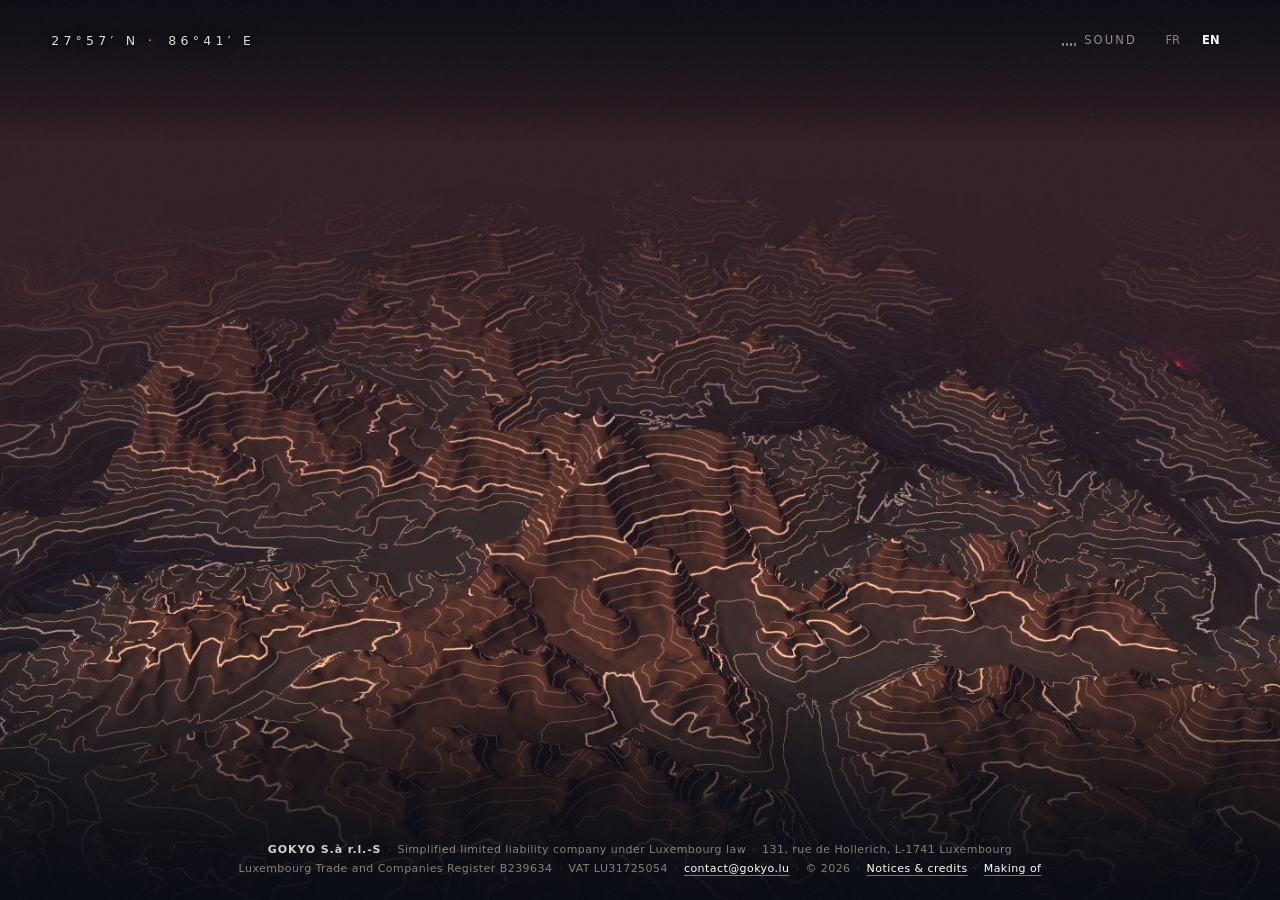
<file: index.html>
<!doctype html>
<!--
  GOKYO · 27°57′ N · 86°41′ E

  Relief réel de la région de Gokyo (Khumbu, Népal) : Copernicus DEM GLO-30, 90 × 90 km (disque de 80 km).
  Rendu en temps réel en WebGL2, écrit sur mesure : pas de bibliothèque, pas de framework,
  pas de cookie, pas de mesure d'audience. Un seul fichier HTML, un relief, une musique.

  Conception et réalisation : NiderLabs — © 2026, tous droits réservés.
-->
<html lang="fr">
<head>
<meta charset="utf-8">
<meta name="viewport" content="width=device-width,initial-scale=1,viewport-fit=cover">
<title>GOKYO 27°57′ N · 86°41′ E</title>
<meta name="description" content="GOKYO S.à r.l.-S — 131, rue de Hollerich, L-1741 Luxembourg">
<meta name="theme-color" content="#04070F">
<meta property="og:type" content="website">
<meta property="og:site_name" content="Gokyo">
<meta property="og:title" content="GOKYO">
<meta property="og:url" content="https://gokyo.lu/">
<meta property="og:description" content="GOKYO S.à r.l.-S — Luxembourg">
<meta property="og:image" content="https://gokyo.lu/assets/partage.jpg?v=20261122">
<meta property="og:image:secure_url" content="https://gokyo.lu/assets/partage.jpg?v=20261122">
<meta property="og:image:type" content="image/jpeg">
<meta property="og:image:width" content="1200">
<meta property="og:image:height" content="630">
<meta property="og:image:alt" content="GOKYO">
<meta name="twitter:card" content="summary_large_image">
<meta name="twitter:title" content="GOKYO">
<meta name="twitter:image" content="https://gokyo.lu/assets/partage.jpg?v=20261122">
<link rel="icon" type="image/svg+xml" href="assets/favicon.svg?v=20261122">
<link rel="apple-touch-icon" href="assets/apple-touch-icon.png?v=20261122">
<style>
  :root{--or:#F2C08A;--doux:rgba(247,243,236,.5);--ease:cubic-bezier(.16,.8,.2,1)}
  *{box-sizing:border-box;margin:0;padding:0}
  html,body{height:100%;background:#04070F}
  body{font-family:system-ui,-apple-system,"Segoe UI",sans-serif;color:#F7F3EC;-webkit-font-smoothing:antialiased;overflow:hidden}
  .scene{position:relative;height:100vh;height:100svh;overflow:hidden;display:grid;grid-template-rows:auto 1fr auto}
  canvas#topo{position:absolute;inset:0;width:100%;height:100%;display:block;background:#04070F}
  .voile{position:absolute;inset:0;pointer-events:none;background:
    linear-gradient(0deg,rgba(4,7,15,.85) 0%,rgba(4,7,15,0) 26%),
    linear-gradient(180deg,rgba(4,7,15,.62) 0%,rgba(4,7,15,0) 16%)}
  .grain{position:absolute;inset:-50%;pointer-events:none;opacity:.06;background-image:url("data:image/svg+xml;utf8,<svg xmlns='http://www.w3.org/2000/svg' width='160' height='160'><filter id='n'><feTurbulence type='fractalNoise' baseFrequency='.9' numOctaves='2' stitchTiles='stitch'/></filter><rect width='160' height='160' filter='url(%23n)'/></svg>");animation:grain 1s steps(4) infinite}
  @keyframes grain{25%{transform:translate(-3%,2%)}50%{transform:translate(2%,-3%)}75%{transform:translate(-2%,-1%)}}
  .masque{position:absolute;width:1px;height:1px;overflow:hidden;clip:rect(0 0 0 0)}

  header{position:relative;z-index:3;display:flex;justify-content:space-between;align-items:center;padding:24px clamp(18px,4vw,56px) 0}
  .coord{font-size:12.5px;letter-spacing:.34em;color:rgba(255,252,246,.88);text-shadow:0 1px 14px rgba(4,7,15,.9),0 0 3px rgba(4,7,15,.8);font-variant-numeric:tabular-nums;white-space:nowrap}
  .coord .sep{color:var(--or);margin:0 .34em 0 0}
  .droite{display:flex;align-items:center;gap:14px}
  .son{display:flex;align-items:center;justify-content:center;gap:8px;min-height:32px;min-width:32px;background:none;border:0;color:rgba(247,243,236,.55);cursor:pointer;padding:6px 4px;font:inherit;font-size:11.5px;letter-spacing:.18em;text-transform:uppercase}
  .son:hover,.son[aria-pressed="true"]{color:#fff}
  .son .barres{display:flex;align-items:flex-end;gap:2px;height:12px}
  .son .barres i{display:block;width:2px;height:3px;background:currentColor;border-radius:1px;transition:height .4s}
  .son[aria-pressed="true"] .barres i{background:var(--or);animation:barre 1.1s ease-in-out infinite alternate}
  .son[aria-pressed="true"] .barres i:nth-child(2){animation-delay:-.4s;animation-duration:.9s}
  .son[aria-pressed="true"] .barres i:nth-child(3){animation-delay:-.7s;animation-duration:1.3s}
  .son[aria-pressed="true"] .barres i:nth-child(4){animation-delay:-.2s;animation-duration:1s}
  @keyframes barre{from{height:3px}to{height:12px}}
  @media (max-width:700px){.son-txt{display:none}.droite{gap:6px}}
  .langue{display:flex;gap:2px;font-size:11.5px;letter-spacing:.18em}
  .langue button{background:none;border:0;color:var(--doux);cursor:pointer;padding:6px 8px;min-height:32px;min-width:36px;font:inherit}
  .langue button[aria-pressed="true"]{color:#fff;font-weight:600}
  .apparait{opacity:0;transform:translateY(10px);animation:monte 1.8s var(--ease) forwards}
  @keyframes monte{to{opacity:1;transform:none}}
  .cle{position:absolute;left:0;right:0;top:62%;z-index:3;text-align:center;pointer-events:none;padding:0 24px;font-size:clamp(12px,1.25vw,15px);letter-spacing:.32em;text-transform:uppercase;color:rgba(255,252,246,.9);text-shadow:0 1px 18px rgba(4,7,15,.95),0 0 4px rgba(4,7,15,.8);opacity:0;animation:cle 8.5s ease 2.6s forwards}
  @keyframes cle{0%{opacity:0;transform:translateY(6px)}18%{opacity:1;transform:none}78%{opacity:1}100%{opacity:0;transform:translateY(-4px)}}
  @media (prefers-reduced-motion:reduce){.cle{animation-duration:6s}}
  footer.apparait{opacity:.4;transform:none;animation-name:pied}
  @keyframes pied{to{opacity:1}}

  footer{grid-row:3;position:relative;z-index:3;padding:20px clamp(18px,4vw,56px) max(22px,env(safe-area-inset-bottom));font-size:11px;line-height:1.75;letter-spacing:.04em;color:var(--doux);text-align:center}
  footer b{color:rgba(247,243,236,.85);font-weight:600;letter-spacing:.08em}
  footer a{color:#fff;text-decoration:underline;text-decoration-color:rgba(242,192,138,.55);text-decoration-thickness:1px;text-underline-offset:3px;display:inline-block;padding:6px 4px;margin:-6px -4px}
  footer .sep{opacity:.45;margin:0 .55em}
  [data-lang]{display:none}
  html[lang="fr"] [data-lang="fr"],html[lang="en"] [data-lang="en"]{display:inline}

  .scene{touch-action:none;cursor:grab}
  .scene.saisie{cursor:grabbing}
  header,footer{cursor:auto}
  /* Fiche de mission */
  /* Fiche d'escale : un manifeste passagers d'hélicoptère, qui se remplit au fil du parcours */
  .mission{position:absolute;left:clamp(18px,4vw,56px);top:64px;z-index:4;transition:opacity .2s linear;pointer-events:none;opacity:0;width:380px;max-width:calc(100vw - 36px);
    background:rgba(6,9,18,.8);-webkit-backdrop-filter:blur(8px);backdrop-filter:blur(8px);border:1px solid rgba(242,192,138,.28);border-left:2px solid #FD145A;border-radius:3px;
    font-family:ui-monospace,"SF Mono",Menlo,Consolas,monospace;font-size:10.5px;line-height:1.35;color:#fff;font-variant-numeric:tabular-nums;box-shadow:0 10px 30px rgba(0,0,0,.45)}
  .mission .m-h{display:flex;justify-content:space-between;align-items:baseline;padding:7px 10px 6px;border-bottom:1px solid rgba(242,192,138,.28);color:var(--or);font-size:9px;letter-spacing:.24em;text-transform:uppercase}
  .mission .m-h b{color:#fff;font-weight:600;letter-spacing:.1em}
  .mission .m-g{display:grid;grid-template-columns:70px 1fr 1fr 58px;border-bottom:1px solid rgba(242,192,138,.28)}
  .mission .m-g>div,.mission .m-b{padding:3px 8px 5px;min-width:0}
  .mission .m-g>div{border-right:1px solid rgba(255,255,255,.1)}
  .mission .m-g>div:last-child{border-right:0}
  .mission .m-k{display:block;color:rgba(242,192,138,.8);font-size:7.5px;letter-spacing:.16em;text-transform:uppercase;white-space:nowrap}
  .mission .m-v{display:block;margin-top:1px;white-space:nowrap;overflow:hidden;text-overflow:ellipsis;text-transform:uppercase}
  .mission .m-th,.mission .m-tr{display:grid;grid-template-columns:28px 1.35fr 1fr;border-bottom:1px solid rgba(255,255,255,.1)}
  .mission .m-th>span{padding:3px 8px;color:rgba(242,192,138,.8);font-size:7.5px;letter-spacing:.16em;text-transform:uppercase;border-right:1px solid rgba(255,255,255,.1)}
  .mission .m-tr>span{padding:4px 8px;border-right:1px solid rgba(255,255,255,.1);white-space:nowrap;overflow:hidden;text-overflow:ellipsis}
  .mission .m-th>span:last-child,.mission .m-tr>span:last-child{border-right:0}
  .mission .m-tr .m-n{color:rgba(247,243,236,.5);padding-right:0}
  .mission .m-tr small{color:rgba(247,243,236,.62);font-size:9.5px}
  .mission .m-vieux{color:rgba(247,243,236,.42)}
  .mission .m-cur{background:rgba(253,20,90,.09)}
  .mission .m-cur .m-n{color:#FD145A}
  .mission .m-b{border-bottom:1px solid rgba(255,255,255,.1)}
  .mission .m-b .m-v{text-transform:none}
  .mission .m-titre{display:block;margin-top:1px;font-family:Georgia,'Times New Roman',serif;font-style:italic;font-size:12.5px;line-height:1.3}
  .mission .m-pied{display:flex;justify-content:space-between;align-items:center;padding:7px 10px 8px}
  .mission .m-ok{border:1px solid rgba(255,255,255,.22);color:rgba(247,243,236,.4);padding:2px 8px 2px 7px;border-radius:2px;font-size:9px;letter-spacing:.22em;text-transform:uppercase;display:inline-flex;gap:7px;align-items:center;transition:color .6s,border-color .6s}
  .mission .m-ok i{width:6px;height:6px;border-radius:50%;background:rgba(255,255,255,.22);transition:background .6s,box-shadow .6s}
  .mission.ok .m-ok{color:#7fe0a0;border-color:#5fd38a}
  .mission.ok .m-ok i{background:#5fd38a;box-shadow:0 0 8px #5fd38a}
  .mission .m-tot{color:rgba(247,243,236,.6);font-size:8.5px;letter-spacing:.18em;text-transform:uppercase}
  @media (max-width:700px){.mission{top:54px;width:262px;font-size:9.5px}.mission .m-g{grid-template-columns:1fr 1fr 46px}.mission .m-date,.mission .m-vieux,.mission .m-th>span:last-child,.mission .m-tr>span:last-child{display:none}.mission .m-th,.mission .m-tr{grid-template-columns:28px 1fr}.mission .m-th>span:nth-child(2),.mission .m-tr>span:nth-child(2){border-right:0}.mission .m-titre{font-size:11.5px}}
  /* Navigation au clavier : un contour net et discret */
  :focus{outline:none}
  :focus-visible{outline:1px solid var(--or);outline-offset:4px;border-radius:2px}
  /* Chargement : une courbe de niveau qui se trace, le temps que le relief arrive */
  .chargement{position:absolute;left:50%;top:50%;width:min(320px,50vw);height:1px;transform:translate(-50%,-50%);z-index:1;pointer-events:none;overflow:hidden;transition:opacity .8s}
  .chargement i{position:absolute;inset:0;background:linear-gradient(90deg,transparent,var(--or),transparent);transform:translateX(-100%);animation:trace 1.6s cubic-bezier(.6,0,.4,1) infinite}
  @keyframes trace{to{transform:translateX(100%)}}
  .pret .chargement,.sans3d .chargement{opacity:0}
  /* Sans WebGL2 : une image fixe du même relief */
  .sans3d canvas#topo{visibility:hidden}
  .sans3d .scene{background:#04070F url(assets/fond.jpg) center/cover no-repeat}
  /* Bases : noms sur le relief et fiche au survol */
  .bases{position:absolute;inset:0;z-index:2;pointer-events:none;overflow:hidden}
  .base-nom{position:absolute;left:0;top:0;opacity:0;white-space:nowrap;font-size:8.5px;letter-spacing:.32em;text-transform:uppercase;color:rgba(255,240,222,.9);
    text-shadow:0 1px 8px rgba(4,7,15,.95),0 0 2px rgba(4,7,15,.9);transition:opacity .4s;will-change:transform}
  .scene.sur-base{cursor:pointer}
  .carte-base{position:absolute;left:0;top:0;z-index:5;display:flex;align-items:center;gap:12px;pointer-events:none;opacity:0;transition:opacity .25s;padding:10px 16px 10px 12px;
    background:rgba(6,9,18,.8);-webkit-backdrop-filter:blur(8px);backdrop-filter:blur(8px);border:1px solid rgba(242,192,138,.32);border-radius:3px;
    color:rgba(247,243,236,.75);font-variant-numeric:tabular-nums;box-shadow:0 10px 30px rgba(0,0,0,.45);white-space:nowrap}
  .carte-base.vue{opacity:1}
  .carte-base .cb-icone svg{display:block;width:44px;height:37px}
  .carte-base .cb-tete{font-size:9px;letter-spacing:.3em;font-weight:600;color:var(--or)}
  .carte-base .cb-nom{color:#fff;font-size:13px;margin:1px 0 2px}
  .carte-base .cb-sujet{font-size:10.5px;color:rgba(247,243,236,.7);margin-bottom:3px}
  .carte-base .cb-det{font-size:10.5px;letter-spacing:.08em}
  .carte-base .cb-det b{color:#fff;font-weight:600}
  @media (max-width:700px){.base-nom{font-size:7.5px;letter-spacing:.22em}}
  /* Altimètre sous le curseur */
  .altitude{position:absolute;left:0;top:0;z-index:5;pointer-events:none;opacity:0;transition:opacity .35s;white-space:nowrap;
    font-size:12px;letter-spacing:.16em;color:#fff;font-variant-numeric:tabular-nums;text-shadow:0 1px 10px rgba(4,7,15,.95),0 0 3px rgba(4,7,15,.9)}
  .altitude.vue{opacity:1}
  .altitude b{display:block;font-weight:600;letter-spacing:.24em;text-transform:uppercase;font-size:10.5px;color:var(--or);margin-bottom:2px}
  @media (hover:none){.altitude{font-size:13px}}
  /* Fenêtre « Mentions et crédits » */
  dialog#apropos{margin:auto;max-width:min(560px,92vw);max-height:84svh;overflow:auto;padding:34px clamp(22px,4vw,40px) 28px;border:1px solid rgba(242,192,138,.22);border-radius:14px;
    background:rgba(8,12,24,.86);-webkit-backdrop-filter:blur(18px);backdrop-filter:blur(18px);color:rgba(247,243,236,.86);font-size:13.5px;line-height:1.65;box-shadow:0 30px 80px rgba(0,0,0,.6)}
  dialog#apropos::backdrop{background:rgba(2,4,10,.55);-webkit-backdrop-filter:blur(3px);backdrop-filter:blur(3px)}
  dialog#apropos[open]{animation:fenetre .5s var(--ease)}
  @keyframes fenetre{from{opacity:0;transform:translateY(12px) scale(.98)}to{opacity:1;transform:none}}
  #apropos h2{font-size:11px;letter-spacing:.32em;text-transform:uppercase;color:var(--or);font-weight:600;margin:22px 0 8px}
  #apropos h2:first-of-type{margin-top:0}
  #apropos p{margin:0 0 10px}
  #apropos .petit{font-size:11.5px;color:rgba(247,243,236,.6)}
  #apropos a{color:#fff;text-decoration:none;border-bottom:1px solid rgba(242,192,138,.55)}
  #apropos .fermer{position:absolute;top:12px;right:12px;width:36px;height:36px;border:0;border-radius:50%;background:rgba(255,255,255,.06);color:#fff;font-size:20px;line-height:36px;cursor:pointer}
  #apropos .fermer:hover{background:rgba(255,255,255,.14)}
  #apropos [data-lang]{display:none}
  html[lang="fr"] #apropos div[data-lang="fr"],html[lang="en"] #apropos div[data-lang="en"]{display:block}
  @media (max-width:700px){
    footer{font-size:10px;line-height:1.6}
    .coord{font-size:10.5px;letter-spacing:.22em}
    footer .bl{display:block}
    footer > .sep,footer .br{display:none}
  }
  @media (prefers-reduced-motion:reduce){
    *,*::before,*::after{animation-duration:.01s!important;animation-delay:0s!important;animation-iteration-count:1!important}
  }
</style>
</head>
<body>
<div class="scene" role="main">
  <canvas id="topo" aria-hidden="true"></canvas>
  <div class="chargement" aria-hidden="true"><i></i></div>
  <div class="voile"></div>
  <div class="grain" aria-hidden="true"></div>
  <h1 class="masque">GOKYO</h1>

  <header>
    <p class="coord apparait" style="animation-delay:5.6s" aria-label="Gokyo, 27°57′ N, 86°41′ E">27°57′ N <span class="sep">·</span> 86°41′ E</p>
    <div class="droite apparait" style="animation-delay:5.6s">
    <button type="button" class="son" id="son" aria-pressed="false" aria-label="Musique : activer / Music: on">
      <span class="barres" aria-hidden="true"><i></i><i></i><i></i><i></i></span><span class="son-txt"><span data-lang="fr">Son</span><span data-lang="en">Sound</span></span>
    </button>
    <nav class="langue" aria-label="Langue / Language">
      <button type="button" data-set="fr" aria-pressed="true">FR</button>
      <button type="button" data-set="en" aria-pressed="false">EN</button>
    </nav>
    </div>
  </header>

  <footer class="apparait" style="animation-delay:6s">
    <span class="bl"><b>GOKYO S.à r.l.-S</b></span><span class="sep">·</span><span class="bl"><span data-lang="fr">Société à responsabilité limitée simplifiée de droit luxembourgeois</span><span data-lang="en">Simplified limited liability company under Luxembourg law</span></span><span class="sep">·</span><span class="bl">131, rue de Hollerich, L-1741 Luxembourg</span><br class="br">
    <span class="bl"><span data-lang="fr">RCS Luxembourg</span><span data-lang="en">Luxembourg Trade and Companies Register</span> B239634</span><span class="sep">·</span><span class="bl"><span data-lang="fr">TVA</span><span data-lang="en">VAT</span> LU31725054</span><span class="sep">·</span><span class="bl"><a href="mailto:contact@gokyo.lu">contact@gokyo.lu</a><span class="sep">·</span>© 2026</span><span class="sep">·</span><span class="bl"><a href="#apropos" id="ouvrir"><span data-lang="fr">Mentions et crédits</span><span data-lang="en">Notices &amp; credits</span></a><span class="sep">·</span><a href="making-of/">Making of</a></span>
  </footer>
  <p class="cle"><span data-lang="fr">Douze bases. Un hélicoptère. À chaque escale, une rencontre.</span><span data-lang="en">Twelve bases. One helicopter. At every landing, an encounter.</span></p>
</div>

<dialog id="apropos" aria-labelledby="titreApropos">
  <button class="fermer" type="button" aria-label="Fermer / Close">×</button>
  <div data-lang="fr">
    <h2 id="titreApropos">Ce que montre cette page</h2>
    <p>L’image est le relief réel de la région de Gokyo, dans le Khumbu, au nord-est du Népal : un disque d’environ 80 km de diamètre qui englobe le village et les lacs de Gokyo, le glacier de Ngozumpa, le Cho Oyu (8 188 m), l’Everest (8 849 m), le Lhotse (8 516 m) et le Makalu (8 485 m).</p>
    <p>Chaque ligne est une courbe de niveau, comme sur une carte de montagne : une ligne tous les 200 m d’altitude, une ligne plus marquée tous les 1 000 m.</p>
    <h2>Le lever du jour</h2>
    <p>À l’aube, en haute montagne, la lumière touche d’abord les plus hauts sommets puis descend lentement le long des pentes. La page reprend ce moment : les courbes s’éclairent des sommets de plus de 8 000 m vers les vallées, qui restent dans l’ombre bleue de la nuit. La caméra descend ensuite vers le massif et tourne lentement autour de l’Everest.</p>
    <p>Une courbe dorée parcourt ensuite le massif, du plus haut sommet vers les vallées, en suivant une même altitude. Douze bases sont posées sur des lieux réels du Khumbu (Namche Bazaar, Gokyo, le camp de base de l’Everest…), chacune associée à l’un des grands sujets du podcast Finscale, édité par GOKYO. Un point rose, comme un hélicoptère, vole d’une base à l’autre et vient chercher à chacune l’un de ses invités ; la fiche en haut à gauche reprend le numéro et le titre de l’épisode. Un clic sur le petit cube d’une base indique son lieu, son sujet et le nombre d’invités. En survolant le relief (ou en le touchant sur un téléphone), l’altitude du point ou le nom du sommet s’affiche. On peut faire tourner la vue en la faisant glisser, et zoomer avec la molette ou en pinçant l’écran ; un double-clic rétablit la vue d’origine.</p>
    <p class="petit">Pour mieux lire les pentes, le relief est exagéré environ 1,5 fois en hauteur. Les couleurs et la lumière sont une interprétation artistique.</p>
    <h2>Données utilisées</h2>
    <p>Modèle numérique de terrain Copernicus DEM GLO-30 (résolution d’environ 30 m), ramené ici à environ 88 m par point. Copernicus DEM GLO-30 © DLR e.V. 2010-2014 et © Airbus Defence and Space GmbH 2014-2018, fourni dans le cadre de COPERNICUS par l’Union européenne et l’ESA ; tous droits réservés.</p>
    <h2>Musique</h2>
    <p>« Transcend » — Production Music courtesy of <a href="https://www.morninglightmusic.io" target="_blank" rel="noopener">www.MorningLightMusic.io</a>, sous licence accordée à l’auteur du site. La musique ne démarre que si vous l’activez avec le bouton « Son ».</p>
    <h2>Conception et réalisation</h2>
    <p>© 2026 NiderLabs, pour GOKYO S.à r.l.-S. Tous droits réservés.</p>
    <h2>Éditeur</h2>
    <p>GOKYO S.à r.l.-S · 131, rue de Hollerich, L-1741 Luxembourg · RCS Luxembourg B239634 · TVA LU31725054 · <a href="mailto:contact@gokyo.lu">contact@gokyo.lu</a></p>
    <p class="petit">Ce site ne dépose aucun cookie et ne mesure pas l’audience. Seul votre choix de langue est conservé dans votre navigateur.</p>
  </div>
  <div data-lang="en">
    <h2 id="titreAproposEn">What this page shows</h2>
    <p>The image is the real terrain of the Gokyo region in the Khumbu, north-eastern Nepal: a disc about 80 km across that takes in the village and lakes of Gokyo, the Ngozumpa glacier, Cho Oyu (8,188 m), Everest (8,849 m), Lhotse (8,516 m) and Makalu (8,485 m).</p>
    <p>Each line is a contour line, as on a mountain map: one line every 200 m of altitude, a stronger line every 1,000 m.</p>
    <h2>Sunrise</h2>
    <p>At dawn in high mountains, light reaches the highest summits first, then slowly moves down the slopes. The page recreates that moment: the contours light up from the 8,000-metre peaks down towards the valleys, which stay in the blue shadow of night. The camera then descends towards the massif and slowly circles Everest.</p>
    <p>A golden contour then travels across the massif, from the highest summit down to the valleys, following a single altitude. Twelve bases stand on real places in the Khumbu (Namche Bazaar, Gokyo, Everest Base Camp…), each linked to one of the main topics of the Finscale podcast, published by GOKYO. A pink dot, like a helicopter, flies from base to base and picks up one of its guests at each; the card at the top left shows the episode number and title. Click the small cube of a base to see its place, its topic and how many guests it holds. Hover over the terrain (or touch it on a phone) to see the altitude of that point or the name of the summit. Drag to turn the view, and zoom with the scroll wheel or by pinching; double-click to return to the original view.</p>
    <p class="petit">To make the slopes easier to read, the terrain is exaggerated about 1.5 times vertically. Colours and lighting are an artistic interpretation.</p>
    <h2>Data used</h2>
    <p>Copernicus DEM GLO-30 digital elevation model (about 30 m resolution), resampled here to about 88 m per point. Copernicus DEM GLO-30 © DLR e.V. 2010-2014 and © Airbus Defence and Space GmbH 2014-2018, provided under COPERNICUS by the European Union and ESA; all rights reserved.</p>
    <h2>Music</h2>
    <p>“Transcend” — Production Music courtesy of <a href="https://www.morninglightmusic.io" target="_blank" rel="noopener">www.MorningLightMusic.io</a>, licensed to the author of the site. Music only plays if you turn it on with the “Sound” button.</p>
    <h2>Design and development</h2>
    <p>© 2026 NiderLabs, for GOKYO S.à r.l.-S. All rights reserved.</p>
    <h2>Publisher</h2>
    <p>GOKYO S.à r.l.-S · 131, rue de Hollerich, L-1741 Luxembourg · Luxembourg Trade and Companies Register B239634 · VAT LU31725054 · <a href="mailto:contact@gokyo.lu">contact@gokyo.lu</a></p>
    <p class="petit">This site sets no cookies and does not measure traffic. Only your language choice is kept in your browser.</p>
  </div>
</dialog>
<script>
(function(){
  "use strict";
  /* ---------- Pour les curieux qui ouvrent la console ---------- */
  try{ console.log('%c\n   ⌒⌒⌒ ⌒⌒  ⌒⌒⌒⌒   ⌒⌒⌒\n  ⌒⌒  ⌒⌒⌒⌒⌒  ⌒⌒⌒⌒⌒⌒⌒\n ⌒⌒⌒⌒⌒⌒   ⌒⌒⌒⌒⌒  ⌒⌒⌒⌒⌒\n\n%cGOKYO · 27°57′ N · 86°41′ E%c\nRelief réel Copernicus · WebGL2 sur mesure · zéro bibliothèque.\nNiderLabs — on ne gravit pas une montagne par hasard.\n',
    'color:#F2C08A;font-family:monospace;line-height:1.1','color:#fff;font:600 13px system-ui;letter-spacing:.2em','color:#a8a2b4;font:12px system-ui'); }catch(e){}

  /* ---------- Langue ---------- */
  var html=document.documentElement, btns=document.querySelectorAll('[data-set]');
  function set(l){ html.lang=l; for(var i=0;i<btns.length;i++){btns[i].setAttribute('aria-pressed', String(btns[i].getAttribute('data-set')===l));} try{localStorage.setItem('lang',l);}catch(e){} }
  var l=null; try{l=localStorage.getItem('lang');}catch(e){}
  if(l!=='fr'&&l!=='en'){ l=((navigator.language||'fr').slice(0,2).toLowerCase()==='fr')?'fr':'en'; }
  set(l);
  for(var b=0;b<btns.length;b++){btns[b].addEventListener('click',function(){set(this.getAttribute('data-set'));});}


  /* ---------- Musique d'ambiance (désactivée par défaut, fondu à l'entrée et à la sortie) ---------- */
  (function(){
    var btn=document.getElementById('son'), audio=null, ctx=null, gain=null, actif=false;
    function preparer(){
      if(audio) return;
      audio=new Audio('assets/musique/transcend.mp3?v=20261122'); audio.loop=true; audio.preload='auto'; audio.crossOrigin='anonymous';
      try{ var AC=window.AudioContext||window.webkitAudioContext; ctx=new AC(); gain=ctx.createGain(); gain.gain.value=0;
        ctx.createMediaElementSource(audio).connect(gain); gain.connect(ctx.destination); }catch(e){ ctx=null; }
    }
    function fondu(vers,duree){
      if(ctx){ var t=ctx.currentTime; gain.gain.cancelScheduledValues(t); gain.gain.setValueAtTime(gain.gain.value,t); gain.gain.linearRampToValueAtTime(vers,t+duree); }
      else audio.volume=vers;
    }
    function allumer(){ preparer(); if(ctx&&ctx.state==='suspended') ctx.resume();
      var p=audio.play(); if(p&&p.catch) p.catch(function(){ eteindre(); });
      fondu(.55,2.5); actif=true; maj(); }
    function eteindre(){ if(!audio){ actif=false; maj(); return; } fondu(0,1.2); actif=false; maj();
      setTimeout(function(){ if(!actif) audio.pause(); },1300); }
    function maj(){ btn.setAttribute('aria-pressed',String(actif)); try{ localStorage.setItem('son',actif?'1':'0'); }catch(e){} }
    btn.addEventListener('click',function(){ actif?eteindre():allumer(); });
    // Si le visiteur avait laissé la musique allumée, elle reprend à son premier geste (les navigateurs bloquent le son automatique)
    var voulu=false; try{ voulu=localStorage.getItem('son')==='1'; }catch(e){}
    if(voulu){ var reprise=function(e){ if(e.target.closest&&e.target.closest('#son')) return; removeEventListener('pointerdown',reprise,true); removeEventListener('keydown',reprise,true); if(!actif) allumer(); };
      addEventListener('pointerdown',reprise,true); addEventListener('keydown',reprise,true); }
    document.addEventListener('visibilitychange',function(){ if(!audio||!actif) return; if(document.hidden) audio.pause(); else audio.play().catch(function(){}); });
  })();

  /* ---------- Fenêtre « Mentions et crédits » ---------- */
  var dlg=document.getElementById('apropos'), ouvrir=document.getElementById('ouvrir');
  ouvrir.addEventListener('click',function(e){ e.preventDefault(); if(dlg.showModal) dlg.showModal(); else dlg.setAttribute('open',''); });
  dlg.querySelector('.fermer').addEventListener('click',function(){ dlg.close?dlg.close():dlg.removeAttribute('open'); });
  dlg.addEventListener('click',function(e){ if(e.target!==dlg) return; var r=dlg.getBoundingClientRect(); if(e.clientX<r.left||e.clientX>r.right||e.clientY<r.top||e.clientY>r.bottom) dlg.close(); });

  /* ---------- Massif en 3D avec ses courbes de niveau (WebGL) ----------
     1) Vue du dessus : les courbes apparaissent, l'aube éclaire les sommets puis descend.
     2) Une fois tout éclairé, la caméra descend et s'incline vers la montagne.
     3) Puis elle tourne lentement autour du sommet, objectif toujours dirigé vers lui. */
  var cv=document.getElementById('topo');
  var gl=cv.getContext('webgl2',{antialias:false,alpha:false});
  // sans carte graphique (rendu logiciel), la 3D rame : on montre l'image fixe du relief (?3d=1 force la 3D)
  if(gl && !/[?&]3d=1/.test(location.search)){ try{ var ext=gl.getExtension('WEBGL_debug_renderer_info'); var rend=String(gl.getParameter(ext?ext.UNMASKED_RENDERER_WEBGL:gl.RENDERER)||''); if(/swiftshader|llvmpipe|softpipe|software|microsoft basic render/i.test(rend)) gl=null; }catch(e){} }
  if(!gl){ document.documentElement.classList.add('sans3d'); return; }   // repli : une image fixe du relief

  var VS='#version 300 es\nin vec2 a;void main(){gl_Position=vec4(a,0.,1.);}';
  var FS='#version 300 es\nprecision highp float;out vec4 o;\n#define FRAG o\n' + [
    'uniform vec2 R;uniform float T;uniform sampler2D RELIEF;uniform float SW;uniform float SI;uniform vec2 CP;uniform float CI;uniform float K;uniform vec3 RO;uniform vec3 FW;uniform vec3 RT;uniform vec3 UP;uniform vec3 HP;uniform vec4 VX;uniform float HV;uniform vec4 ON;uniform sampler2D MARQ;uniform float MV;uniform vec3 GP;uniform vec3 BX[12];uniform float BV;uniform float ZM;',
    'float h21(vec2 p){p=fract(p*vec2(123.34,456.21));p+=dot(p,p+45.32);return fract(p.x*p.y);}',
    // relief réel : carré de 90 km, 1 unité = 14 km (demi-côté S) ; h = (altitude - 3000 m) / 4000 m
    // on n'en garde qu'un disque de rayon R0 (≈ 40 km) ; au-delà, un sol plat où l'on peint les courbes d'un relief inventé
    'const float S=3.2142857;const float R0=2.85;const float HSOL=.45;',
    'float HT(vec2 p){return texture(RELIEF,vec2(p.x/(2.*S)+.5,.5-p.y/(2.*S))).r;}',
    'float bruit(vec2 p){vec2 i=floor(p),f=fract(p);f=f*f*(3.-2.*f);return mix(mix(h21(i),h21(i+vec2(1.,0.)),f.x),mix(h21(i+vec2(0.,1.)),h21(i+1.),f.x),f.y);}',
    'float FX(vec2 p){vec2 q=p*1.7+11.;float a=bruit(q),b=1.-abs(2.*bruit(q*2.1+5.)-1.);return -.05+.6*a+.55*b*a+.2*bruit(q*4.7-3.)+.08*bruit(q*9.3);}',
    'float SB(vec2 p){return smoothstep(R0-.65,R0,length(p));}',
    'float H(vec2 p){float s=SB(p);if(s>=1.)return HSOL;return mix(HT(p),HSOL,s);}',                 // volume : le relief descend doucement jusqu'au sol
    'float HL(vec2 p){float s=SB(p);if(s<=0.)return HT(p);if(s>=1.)return FX(p);return mix(HT(p),FX(p),s);}',  // altitude des courbes
    'const float EX=.42;',                                                // exagération du relief
    'float Z(vec2 p){return H(p)*EX;}',
    'const float ZTOP=1.47*.42;',
    'vec3 ciel(vec3 d,float aube){',
    ' float e=d.z;',
    ' vec3 c=mix(vec3(.10,.07,.11),vec3(.012,.02,.05),smoothstep(-.02,.45,e));',
    ' vec3 sd=normalize(vec3(.75,.35,.10));float s=max(dot(d,sd),0.);',
    ' c+=vec3(1.,.55,.30)*pow(s,10.)*.55*aube;',
    ' c+=vec3(1.,.45,.28)*exp(-max(e,0.)*9.)*.22*aube*(.4+.6*s);',
    ' return c;}',
    'void main(){',
    ' vec2 uv=(gl_FragCoord.xy-.5*R)/min(R.x,R.y);',
    // --- caméra (calculée par la page : animation + rotation / zoom de l'utilisateur) ---
    ' float k=K;vec3 ro=RO,fw=FW,rt=RT,up=UP;',
    ' vec3 rd=normalize(fw*1.6+uv.x*rt+uv.y*up);',
    // --- lancer de rayon sur le relief ---
    // brume : proche en vue normale (on lit la zone des bases), elle recule quand on dézoome et révèle le reste du massif
    ' float zf=clamp((ZM-1.)/.8,0.,1.);float bA=mix(2.6,4.6,zf),bB=mix(6.5,11.,zf);',
    ' float t=.05,tp=.05;bool touche=false;float tmax=mix(14.,bB+.3,K);',
    // on saute l'air vide : le regard démarre à l'altitude du plus haut sommet
    ' float ca=dot(rd.xy,rd.xy),cb=dot(ro.xy,rd.xy),cc=dot(ro.xy,ro.xy)-R0*R0,cd=cb*cb-ca*cc;float tc0=1e9,tc1=-1.;',
    ' if(cd>0.&&ca>1e-7){float sq=sqrt(cd);tc0=(-cb-sq)/ca;tc1=(-cb+sq)/ca;}',
    ' float tq=rd.z<0.?(ro.z-HSOL*EX)/-rd.z:1e9;if(tq<tc0&&length(ro.xy)>R0)tc1=-1.;',   // le sol est touché avant d'entrer dans le disque
    ' t=max(t,tc0);if(ro.z>ZTOP){if(rd.z>=0.)t=1e9;else t=max(t,(ro.z-ZTOP)/-rd.z);}tp=t;float tB=min(tc1,tmax);',
    ' if(t<tB)for(int i=0;i<190;i++){vec3 q=ro+rd*t;float hq=q.z-Z(q.xy);',
    '  if(hq<0.){touche=true;break;}',
    '  tp=t;t+=max(.003*t,hq*.38*(1.+.8*smoothstep(4.,9.,t)));if(t>tB)break;}',
    ' if(touche){float a0=tp,a1=t;for(int j=0;j<6;j++){float m=.5*(a0+a1);vec3 q=ro+rd*m;if(q.z-Z(q.xy)<0.)a1=m;else a0=m;}t=.5*(a0+a1);}',
    ' else if(rd.z<0.){if(tq<mix(60.,bB+.3,K)){t=tq;touche=true;}}',
    ' float tb=1e9;vec3 nb=vec3(0.);',
    ' if(BV>0.){for(int i=0;i<12;i++){vec3 b=BX[i];vec3 hs=vec3(.0042,.0042,R.x>R.y?.0013:.0055);vec3 ce=vec3(b.xy,b.z+hs.z-.0003);',
    '  vec3 iv=1./rd;vec3 t0=(ce-hs-ro)*iv,t1=(ce+hs-ro)*iv;vec3 tn=min(t0,t1),tf=max(t0,t1);float a0=max(max(tn.x,tn.y),tn.z),a1=min(min(tf.x,tf.y),tf.z);',
    '  if(a1>max(a0,0.)&&a0<tb){tb=a0;nb=-sign(rd)*step(tn.yzx,tn.xyz)*step(tn.zxy,tn.xyz);}}}',
    ' float aube=smoothstep(1.5,9.5,T);',
    ' vec3 c;',
    ' if(touche){',
    '  vec3 p=ro+rd*t;float sb=SB(p.xy);float h=HL(p.xy);float rp=length(p.xy);',
    '  float e=.006;',
    '  vec3 n=normalize(vec3(Z(p.xy-vec2(e,0.))-Z(p.xy+vec2(e,0.)),Z(p.xy-vec2(0.,e))-Z(p.xy+vec2(0.,e)),2.*e));',
    // au sol, l'ombrage vient du relief peint (comme une carte ombrée)
    '  if(sb>0.){vec3 nf=normalize(vec3((HL(p.xy-vec2(e,0.))-HL(p.xy+vec2(e,0.)))*EX*.8,(HL(p.xy-vec2(0.,e))-HL(p.xy+vec2(0.,e)))*EX*.8,2.*e));n=normalize(mix(n,nf,sb));}',
    '  float N=20.;float f=h*N;float fwd=max(fwidth(f),1e-4);',
    '  float dl=abs(fract(f-.5)-.5)/fwd;float l1=1.-smoothstep(.0,.9,dl);',
    '  float f5=h*N/5.;float fw5=max(fwidth(f5),1e-4);float d5=abs(fract(f5-.5)-.5)/fw5;float l5=1.-smoothstep(.2,1.8,d5);',
    '  float dens=1.-smoothstep(.35,.9,fwd);l1*=dens;l5*=1.-smoothstep(.6,1.4,fw5*5.);',  // évite le moiré au loin
    '  float seuil=mix(1.55,.6,aube);',
    '  float lumi=smoothstep(seuil-.02,seuil+.22,h);',
    '  float front=exp(-pow((h-seuil)*7.,2.))*smoothstep(.0,.15,aube)*(1.-smoothstep(.9,1.,aube)*.35);',
    '  vec3 sol=normalize(vec3(.75,.35,.55));float lam=clamp(dot(n,sol),0.,1.);',
    '  float lamV=mix(clamp(dot(n,normalize(vec3(.55,.62,.55))),0.,1.),lam,k);',
    '  vec3 fond=mix(vec3(.012,.02,.045),vec3(.05,.065,.12),lamV);',
    '  fond=mix(fond,mix(vec3(.10,.06,.09),vec3(.48,.26,.19),lamV),lumi*mix(.55,.8,k));',
    '  vec3 froid=vec3(.22,.32,.58);',
    '  vec3 chaud=mix(vec3(.98,.62,.40),vec3(1.,.93,.80),smoothstep(.6,1.4,h));',
    '  vec3 lc=mix(froid,chaud,lumi);',
    '  float apparition=smoothstep(.0,2.2,T-length(uv)*1.1);',
    '  float dh=abs(h-SW)/max(fwidth(h),1e-5);float sil=1.-smoothstep(.04,.12,fwidth(t)/t);float sel=(1.-smoothstep(.7,2.6,dh))*SI*sil*(1.-smoothstep(R0-.7,R0-.4,rp));',
    '  float a=(l1*.34+l5*.62)*apparition*mix(.55,1.,lumi)*(1.-.25*SI);',
    '  c=fond*apparition+lc*a;',
    '  c+=vec3(1.,.7,.45)*front*(.25+l1*.9+l5);',
    '  float brume=smoothstep(bA,bB,t)*k;',
    '  float fr=exp(-dot(p.xy-CP,p.xy-CP)*70.)*CI;',
    '  c+=vec3(1.,.72,.45)*fr*(.10+l1*.8+l5*.6);',
    '  c=mix(c,vec3(1.,.74,.44),sel*.85);c+=vec3(1.,.58,.28)*(sel*.35+exp(-pow((h-SW)*28.,2.))*.10*SI);',
    '  if(MV>0.){float lod=log2(max(1.,256.*t/(1.6*min(R.x,R.y))/max(.3,abs(dot(rd,n)))));vec4 mq=textureLod(MARQ,vec2(p.x*.25+.5,.5-p.y*.25),lod);',
    '   float va=mq.a*MV*apparition;c=mix(c,mq.rgb,va*.95);c+=mq.rgb*va*.15;}',
    '  float dG=length(p.xy-GP.xy);c=mix(c,vec3(.99,.08,.35),clamp(exp(-dG*dG*9000.)*GP.z*1.4,0.,1.));c+=vec3(.99,.08,.35)*exp(-pow((dG-.022-.006*sin(T*3.))*260.,2.))*GP.z*.8;',
    '  float dH=length(p.xy-HP.xy);float haut=HP.z-Z(HP.xy);c*=1.-.45*exp(-dH*dH*2500.)*HV*smoothstep(.0,.02,haut);',
    '  float dL=length(p.xy-ON.xy);float o1=exp(-pow((dL-ON.z)*130.,2.)),o2=exp(-pow((dL-ON.z+.07)*130.,2.))*step(.07,ON.z),o3=exp(-pow((dL-ON.z+.14)*130.,2.))*step(.14,ON.z);',
    '  float an=clamp((o1+.65*o2+.4*o3)*ON.w*HV,0.,1.);c=mix(c,vec3(.99,.08,.35),an*.9);c+=vec3(.99,.08,.35)*an*.25;',
    '  float lointain=smoothstep(R0,R0+5.,rp);c*=1.-.45*lointain*sb;',
    '  c=mix(c,ciel(rd,aube),brume);',
    ' } else { c=ciel(rd,aube)*k; }',
    // le point rouge (masqué s'il passe derrière une montagne)
    ' vec3 vh=HP-ro;float prof=dot(vh,fw);',
    ' if(prof>.05&&HV>0.){vec2 sp=vec2(dot(vh,rt),dot(vh,up))/prof*1.6;float px=length(uv-sp)*min(R.x,R.y)/max(min(R.x,R.y)/900.,1.);',
    '  float cache=(touche&&t<length(vh)-.01)?0.:1.;float pouls=.7+.3*sin(T*5.);',
    '  float balise=pow(.5+.5*sin(T*4.),6.);float pt=clamp(exp(-px*px/16.)*1.6,0.,1.)*cache*HV;c=mix(c,vec3(.99,.08,.35),pt);c+=vec3(.99,.08,.35)*exp(-px/14.)*(.18+.35*balise)*cache*HV;c=mix(c,vec3(1.,.42,.62),clamp(exp(-px*px/2.5),0.,1.)*cache*HV*.8);}',
    // l'invité : un point blanc qui rejoint l'hélicoptère
    ' if(VX.w>0.){vec3 vv=VX.xyz-ro;float pv=dot(vv,fw);if(pv>.05){vec2 sv=vec2(dot(vv,rt),dot(vv,up))/pv*1.6;float qx=length(uv-sv)*min(R.x,R.y)/max(min(R.x,R.y)/900.,1.);',
    '  float cv=(touche&&t<length(vv)-.01)?.25:1.;vec3 blanc=vec3(1.,.98,.94);c=mix(c,blanc,clamp(exp(-qx*qx/3.5)*1.6,0.,1.)*VX.w*cv);c+=blanc*exp(-qx/7.)*.3*VX.w*cv;}}',
    // le cube d'une base, s'il est devant le relief
    ' if(tb<1e8&&(!touche||tb<t)){vec3 sl=normalize(vec3(.75,.35,.55));float l=.42+.58*max(dot(nb,sl),0.);',
    '  vec3 cb=vec3(1.,.95,.86)*l;cb=mix(cb,ciel(rd,aube),smoothstep(bA,bB,tb)*k);c=mix(c,cb,BV);}',
    // halo du soleil levant (vue du dessus), puis vignettage
    ' c+=vec3(1.,.55,.32)*aube*(1.-k)*exp(-length(uv-vec2(.95,.75))*1.6)*.35;',
    ' c*=1.-.35*smoothstep(.6,1.4,length(uv*vec2(.8,1.)));',
    ' c+=(h21(gl_FragCoord.xy+T)-.5)/255.;',
    ' FRAG=vec4(c,1.);}'
  ].join('\n');

  function sh(t,s){ var o=gl.createShader(t); gl.shaderSource(o,s); gl.compileShader(o); if(!gl.getShaderParameter(o,gl.COMPILE_STATUS)){ console.error(gl.getShaderInfoLog(o)); return null;} return o; }
  var vs=sh(gl.VERTEX_SHADER,VS), fs=sh(gl.FRAGMENT_SHADER,FS); if(!vs||!fs) return;
  var pr=gl.createProgram(); gl.attachShader(pr,vs); gl.attachShader(pr,fs); gl.linkProgram(pr); if(!gl.getProgramParameter(pr,gl.LINK_STATUS)) return;
  gl.useProgram(pr);
  var buf=gl.createBuffer(); gl.bindBuffer(gl.ARRAY_BUFFER,buf); gl.bufferData(gl.ARRAY_BUFFER,new Float32Array([-1,-1,3,-1,-1,3]),gl.STATIC_DRAW);
  var loc=gl.getAttribLocation(pr,'a'); gl.enableVertexAttribArray(loc); gl.vertexAttribPointer(loc,2,gl.FLOAT,false,0,0);
  var U={}; ['R','T','SW','SI','CP','CI','K','RO','FW','RT','UP','RELIEF','HP','HV','ON','MARQ','MV','GP','BX','BV','ZM','VX'].forEach(function(n){ U[n]=gl.getUniformLocation(pr,n); });

  // Carte d'altitude réelle (Copernicus DEM, voir tools/relief.py) → texture flottante
  var relief=null;
  (function(){
    var img=new Image(); img.decoding='async';
    img.onload=function(){
      var w=img.naturalWidth, h=img.naturalHeight, c=document.createElement('canvas'); c.width=w; c.height=h;
      var x=c.getContext('2d',{willReadFrequently:true}); x.drawImage(img,0,0);
      var d=x.getImageData(0,0,w,h).data, f=new Float32Array(w*h);
      for(var i=0,j=0;i<f.length;i++,j+=4){ f[i]=((d[j]*256+d[j+1])/4-3000)/4000; }
      relief={w:w,h:h,f:f};
      var tx=gl.createTexture(); gl.activeTexture(gl.TEXTURE0); gl.bindTexture(gl.TEXTURE_2D,tx);
      gl.pixelStorei(gl.UNPACK_ALIGNMENT,1);
      gl.texImage2D(gl.TEXTURE_2D,0,gl.R16F,w,h,0,gl.RED,gl.FLOAT,f);
      gl.texParameteri(gl.TEXTURE_2D,gl.TEXTURE_MIN_FILTER,gl.LINEAR); gl.texParameteri(gl.TEXTURE_2D,gl.TEXTURE_MAG_FILTER,gl.LINEAR);
      gl.texParameteri(gl.TEXTURE_2D,gl.TEXTURE_WRAP_S,gl.CLAMP_TO_EDGE); gl.texParameteri(gl.TEXTURE_2D,gl.TEXTURE_WRAP_T,gl.CLAMP_TO_EDGE);
      gl.uniform1i(U.RELIEF,0);
      document.documentElement.classList.add('pret');
      T0=performance.now(); dernier=T0; requestAnimationFrame(frame);
    };
    img.src='assets/relief.png?v=20261124b';
  })();

  // Le relief en 3D est plus coûteux : résolution adaptée à l'appareil, et baisse automatique si ça rame
  var mobile=Math.min(innerWidth,innerHeight)<700;
  var echelle=mobile?.85:1;
  function taille(){ var dpr=Math.min(window.devicePixelRatio||1,mobile?2:1.5)*echelle; cv.width=Math.round(cv.clientWidth*dpr); cv.height=Math.round(cv.clientHeight*dpr); gl.viewport(0,0,cv.width,cv.height); }
  taille(); addEventListener('resize',taille);

  var reduit=matchMedia&&matchMedia('(prefers-reduced-motion: reduce)').matches;
  var params=new URLSearchParams(location.search), tFixe=params.has('t')?parseFloat(params.get('t')):null;
  var T0=performance.now(), lents=0, moy=16, dernier=T0, zLisse=1;

  /* ---------- Outils : relief côté page (mêmes calculs que le dessin) ---------- */
  var EX=.42, KM=14, DEMI=45/14, R0=2.85, HSOL=.45;   // 1 unité = 14 km (carré de 90 km ; disque réel de rayon R0)
  function xy(lat,lon){ return [(lon-86.83)*111.32*Math.cos(27.975*Math.PI/180)/KM, (lat-27.975)*110.95/KM]; }
  var SOMMETS=[['Everest',27.9881,86.9250,8849],['Lhotse',27.9617,86.9333,8516],['Makalu',27.8897,87.0889,8485],['Cho Oyu',28.0942,86.6608,8188],
    ['Gyachung Kang',28.0981,86.7422,7952],['Nuptse',27.9672,86.8869,7861],['Pumori',28.0147,86.8281,7161],['Ama Dablam',27.8617,86.8614,6812],
    ['Cholatse',27.9183,86.7672,6440],['Gokyo Ri',27.9617,86.6831,5357],['Gokyo',27.9530,86.6950,4790]].map(function(s){ var q=xy(s[1],s[2]); return {nom:s[0],x:q[0],y:q[1],alt:s[3]}; });
  function ss(a,b,x){ var t=Math.min(1,Math.max(0,(x-a)/(b-a))); return t*t*(3-2*t); }
  function Hjs(x,y){
    var w=relief.w, hh=relief.h, f=relief.f;
    var px=Math.min(w-1.001,Math.max(0,(x/(2*DEMI)+.5)*w-.5)), py=Math.min(hh-1.001,Math.max(0,(.5-y/(2*DEMI))*hh-.5));
    var c0=px|0, r0=py|0, fc=px-c0, fr=py-r0, i=r0*w+c0;
    var v=f[i]*(1-fc)*(1-fr)+f[i+1]*fc*(1-fr)+f[i+w]*(1-fc)*fr+f[i+w+1]*fc*fr;
    var sb=ss(R0-.65,R0,Math.hypot(x,y)); return v+(HSOL-v)*sb;
  }
  function Zjs(x,y){ return Hjs(x,y)*EX; }
  function n3(v){ var l=Math.hypot(v[0],v[1],v[2]); return [v[0]/l,v[1]/l,v[2]/l]; }

  /* ---------- Caméra : animation d'ouverture + rotation / inclinaison / zoom par l'utilisateur ---------- */
  var vue={az:0, incl:0, zoom:1};          // réglages de l'utilisateur
  var azAuto=.35, pause=0;                  // rotation automatique, mise en pause quand on manipule
  var cam=null, kCam=0;
  function vitesseAuto(T){ var d=T<11?0:(T<21?(T-11)/10:1); return .006+.105*d; }
  function calculCamera(T,dt){
    var k=ss(10,18,T), por=Math.min(2.4,Math.max(1,cv.height/cv.width));
    if(tFixe!=null){ var s0=T<11?0:(T<21?(T-11)*(T-11)/20:5+(T-21)); azAuto=.35+T*.006+s0*.105; }
    else { var g=pause>0?0:1; pause=Math.max(0,pause-dt); azAuto+=dt*vitesseAuto(T)*g; }
    var th=Math.min(1.32,Math.max(0,1.0*k*(1-(por-1)*.17)+vue.incl));
    // ouverture nord en haut, comme une carte ; la vue pivote pendant la descente pour rejoindre le cadrage en relief
    var eo=ss(10,19,T), az=-Math.PI/2+(azAuto+Math.PI/2)*eo+vue.az;
    var dist=((3.15-.45*ss(0,10,T))*(1-k)+3.7*(1+(por-1)*.22)*k)*vue.zoom;
    var ci=[.62*k,.1*k,.55*k];
    var ro=[ci[0]+dist*Math.sin(th)*Math.cos(az), ci[1]+dist*Math.sin(th)*Math.sin(az), ci[2]+dist*Math.cos(th)];
    var fw=n3([ci[0]-ro[0],ci[1]-ro[1],ci[2]-ro[2]]), rt=n3([-Math.sin(az),Math.cos(az),0]);
    var up=[rt[1]*fw[2]-rt[2]*fw[1], rt[2]*fw[0]-rt[0]*fw[2], rt[0]*fw[1]-rt[1]*fw[0]];
    kCam=Math.min(1,th/1.0);
    return {ro:ro,fw:fw,rt:rt,up:up};
  }
  function viser(cx,cy){
    if(!cam||!relief) return null;
    var W=cv.clientWidth, Hh=cv.clientHeight, m=Math.min(W,Hh);
    var ux=(cx-W/2)/m, uy=(Hh/2-cy)/m, c=cam;
    var rd=n3([c.fw[0]*1.6+ux*c.rt[0]+uy*c.up[0], c.fw[1]*1.6+ux*c.rt[1]+uy*c.up[1], c.fw[2]*1.6+ux*c.rt[2]+uy*c.up[2]]);
    var ro=c.ro, t=.05, tp=.05, touche=false;
    for(var i=0;i<190;i++){ var qx=ro[0]+rd[0]*t, qy=ro[1]+rd[1]*t, qz=ro[2]+rd[2]*t, hq=qz-Zjs(qx,qy);
      if(hq<0){ touche=true; break; } tp=t; t+=Math.max(.003*t,hq*.38); if(t>14) break; }
    if(!touche) return null;
    var a0=tp,a1=t; for(var j=0;j<8;j++){ var mm=(a0+a1)/2; if(ro[2]+rd[2]*mm-Zjs(ro[0]+rd[0]*mm,ro[1]+rd[1]*mm)<0) a1=mm; else a0=mm; }
    var x=ro[0]+rd[0]*a1, y=ro[1]+rd[1]*a1;
    if(Math.hypot(x,y)>R0-.7) return null;      // hors du relief réel
    return {x:x,y:y,h:Hjs(x,y)};
  }

  /* ---------- Manipulation : glisser = tourner / incliner ; molette ou pincement = zoom ---------- */
  var scene=document.querySelector('.scene'), doigts={}, glisse=null, pince=null;
  function horsCarte(e){ return e.target.closest && e.target.closest('header,footer,dialog,button,a'); }
  function bouge(dx,dy){ vue.az-=dx*.0065; vue.incl=Math.max(-1.2,Math.min(1.3,vue.incl-dy*.004)); pause=5; }
  scene.addEventListener('pointerdown',function(e){
    if(horsCarte(e)) return;
    doigts[e.pointerId]=[e.clientX,e.clientY];
    var ids=Object.keys(doigts);
    if(ids.length===1){ glisse={x:e.clientX,y:e.clientY,x0:e.clientX,y0:e.clientY,bouge:false}; }
    if(ids.length===2){ var a=doigts[ids[0]], b=doigts[ids[1]]; pince={d:Math.hypot(a[0]-b[0],a[1]-b[1]),z:vue.zoom}; glisse=null; }
    try{ scene.setPointerCapture(e.pointerId); }catch(_){}
    scene.classList.add('saisie');
  });
  scene.addEventListener('pointermove',function(e){
    if(e.pointerType!=='touch'){ curseur=horsCarte(e)?null:[e.clientX,e.clientY]; }
    if(!(e.pointerId in doigts)) return;
    doigts[e.pointerId]=[e.clientX,e.clientY];
    var ids=Object.keys(doigts);
    if(pince && ids.length===2){ var a=doigts[ids[0]], b=doigts[ids[1]]; var d=Math.hypot(a[0]-b[0],a[1]-b[1]);
      vue.zoom=Math.max(.4,Math.min(1.8,pince.z*pince.d/Math.max(d,1))); pause=5; return; }
    if(glisse){ var dx=e.clientX-glisse.x, dy=e.clientY-glisse.y; glisse.x=e.clientX; glisse.y=e.clientY;
      if(Math.hypot(e.clientX-glisse.x0,e.clientY-glisse.y0)>4) glisse.bouge=true;
      if(glisse.bouge){ bouge(dx,dy); if(e.pointerType==='touch') curseur=null; } }
  });
  function lache(e){
    if(!(e.pointerId in doigts)) return;
    if(glisse && !glisse.bouge && carteFaite){ var hb=baseSous(e.clientX,e.clientY); baseOuverte=(hb&&hb!==baseOuverte)?hb:null; if(hb) { delete doigts[e.pointerId]; glisse=null; scene.classList.remove('saisie'); return; } }
    if(e.pointerType==='touch' && glisse && !glisse.bouge){ curseur=[e.clientX,e.clientY]; finTouche=performance.now()+3000; }
    delete doigts[e.pointerId]; if(Object.keys(doigts).length<2) pince=null;
    if(!Object.keys(doigts).length){ glisse=null; scene.classList.remove('saisie'); }
  }
  scene.addEventListener('pointerup',lache); scene.addEventListener('pointercancel',lache);
  scene.addEventListener('wheel',function(e){ if(horsCarte(e)) return; e.preventDefault();
    vue.zoom=Math.max(.4,Math.min(1.8,vue.zoom*Math.exp(e.deltaY*(e.deltaMode===1?.05:.0012)))); pause=5; },{passive:false});
  scene.addEventListener('dblclick',function(e){ if(horsCarte(e)) return; vue={az:0,incl:0,zoom:1}; });   // double-clic : vue d'origine

  /* ---------- Étiquette sous le curseur : altitude, ou nom du sommet ---------- */
  var etiquette=document.createElement('div'); etiquette.className='altitude'; etiquette.setAttribute('aria-hidden','true');
  scene.appendChild(etiquette);
  var curseur=null, intensite=0, finTouche=0;
  function nombre(n){ return String(n).replace(/\B(?=(\d{3})+(?!\d))/g,' '); }
  document.documentElement.addEventListener('mouseleave',function(){ curseur=null; });
  /* ---------- Fiche d'une base au survol : nom, dessin du camp, invités ---------- */
  var carteBase=document.createElement('div'); carteBase.className='carte-base'; carteBase.setAttribute('aria-hidden','true'); scene.appendChild(carteBase);
  var baseAffichee=null;
  var REFUGE='<svg viewBox="0 0 48 40" aria-hidden="true"><path d="M4 36 L24 8 L44 36" fill="none" stroke="#F2C08A" stroke-width="1.6" stroke-linejoin="round"/>'+
    '<path d="M11 36 V27 L24 17 L37 27 V36 Z" fill="rgba(242,192,138,.12)" stroke="#F2C08A" stroke-width="1.4" stroke-linejoin="round"/>'+
    '<rect x="21" y="28" width="6" height="8" fill="#F2C08A"/><path d="M31 15 V9 H35 V20" fill="none" stroke="#F2C08A" stroke-width="1.4"/>'+
    '<path d="M2 36 H46" stroke="rgba(242,192,138,.5)" stroke-width="1"/></svg>';
  function moisAn(d,en){ if(!d) return ''; var x=new Date(d+'T12:00:00Z'); return new Intl.DateTimeFormat(en?'en-GB':'fr-FR',{month:'short',year:'numeric'}).format(x); }
  function majCarteBase(h){
    if(h!==baseAffichee){
      baseAffichee=h;
      if(h){ var en=document.documentElement.lang==='en', n=h.inv.length;
        carteBase.innerHTML='<div class="cb-icone">'+REFUGE+'</div><div class="cb-txt"><div class="cb-tete">'+(en?'BASE ':'BASE ')+esc(h.c)+'</div>'+
          '<div class="cb-nom">'+esc(en?h.lieuEn:h.lieu)+'</div><div class="cb-sujet">'+esc(en?h.en:h.nom)+'</div><div class="cb-det"><b>'+n+'</b> '+(en?(n>1?'guests':'guest'):(n>1?'invités':'invité'))+'</div></div>'; }
      carteBase.classList.toggle('vue',!!h);
    }
    if(h&&h.ecran){ var W=cv.clientWidth, w=carteBase.offsetWidth||220, x=h.ecran.X+18, y=h.ecran.Y-28; if(x+w>W-12) x=h.ecran.X-18-w; carteBase.style.transform='translate3d('+x.toFixed(1)+'px,'+Math.max(70,y).toFixed(1)+'px,0)'; }
  }
  function baseSous(x,y){ var hb=null, dmin=22; ESCALES.forEach(function(h){ if(!h.ecran||h.vis===false) return; var d=Math.hypot(h.ecran.X-x,h.ecran.Y-(y+0)); if(d<dmin){ dmin=d; hb=h; } }); return hb; }
  var baseOuverte=null;
  addEventListener('keydown',function(e){ if(e.key==='Escape') baseOuverte=null; });
  function majEtiquette(t,now){
    if(finTouche && now>finTouche){ curseur=null; finTouche=0; }
    var hb=(curseur && carteFaite && t>9 && !(glisse&&glisse.bouge))?baseSous(curseur[0],curseur[1]):null;
    scene.classList.toggle('sur-base',!!hb);
    majCarteBase(baseOuverte);
    var lecture=(curseur && t>3 && !glisse && !hb && !baseOuverte)?viser(curseur[0],curseur[1]):null;
    if(glisse && glisse.bouge) lecture=null;
    intensite+=((lecture?1:0)-intensite)*.12;
    if(lecture){
      var proche=null, dmin=.09;
      SOMMETS.forEach(function(s){ var d=Math.hypot(s.x-lecture.x,s.y-lecture.y); if(d<dmin){ dmin=d; proche=s; } });
      var alt=Math.round((lecture.h*4000+3000)/10)*10;
      etiquette.innerHTML=proche?'<b>'+proche.nom+'</b>'+nombre(proche.alt)+' m':nombre(alt)+' m';
      etiquette.style.transform='translate('+(curseur[0]+18)+'px,'+(curseur[1]-10)+'px)';
      etiquette.classList.add('vue');
      gl.uniform2f(U.CP,lecture.x,lecture.y);
    } else etiquette.classList.remove('vue');
    gl.uniform1f(U.CI,intensite*.8);
  }

  /* ---------- Balayage doré : une courbe descend du plus haut sommet vers les vallées, en rythme lent ---------- */
  var HAUT=(8849-3000)/4000, BAS=(2520-3000)/4000;
  function balayage(t){
    if(t<9.5) return [HAUT+1,0];
    var P=24, ph=(t-9.5)%P, d=17;               // 17 s de descente lente, puis 7 s de silence
    if(ph>d) return [BAS-1,0];
    var x=ph/d, e=.5-.5*Math.cos(Math.PI*x);    // départ et arrivée tout en douceur
    var env=ss(0,2.2,ph)*(1-ss(d-3.5,d,ph));
    return [HAUT+.02+(BAS-.04-HAUT)*e, env*ss(9.5,12,t)];
  }

  /* ---------- Le point rouge : un hélicoptère qui relie les camps et les villages ----------
     Il décolle, survole le relief en restant au-dessus des crêtes, se pose,
     et une onde rouge se propage sur le terrain à l'endroit où il s'est posé. */
  /* ---------- Les bases et les invités ----------
     Douze bases en anneau autour du massif : les grands sujets des conversations.
     Chaque invité est posé sur le relief près des sujets dont il a parlé,
     selon la même règle que la constellation (moyenne pondérée, puis relâchement). */
  var COUL=['#FD145A','#F2B880','#7AA7FF','#5EC4B6','#B18CFF','#FFD166','#FF7A9C','#4B6CD9','#9FD8D2','#E07BE0','#C9C3BB','#8E8A96'];
  // Douze lieux réels du Khumbu, dans l'ordre du circuit de l'hélicoptère (nom, lat, lon, altitude officielle)
  var LIEUX=[['Namche Bazaar',27.8057,86.7144,3440],['Thame',27.8340,86.6510,3820],['Machermo',27.9010,86.7130,4470],['Gokyo',27.9530,86.6950,4790],
    ['Lobuche',27.9480,86.8100,4940],['Gorak Shep',27.9810,86.8290,5164],['Camp de base de l’Everest',28.0026,86.8528,5364,'Everest Base Camp'],
    ['Chukhung',27.9040,86.8710,4730],['Camp de base d’Island Peak',27.9180,86.9150,5087,'Island Peak Base Camp'],
    ['Camp de base du Makalu',27.8800,87.0900,4870,'Makalu Base Camp'],['Dingboche',27.8920,86.8310,4410],['Tengboche',27.8361,86.7642,3867]];
  var ESCALES=[], INVITES=[], FSD=null, carteFaite=false;
  fetch('assets/finscale.json?v='+Math.floor(Date.now()/36e5)).then(function(r){ return r.json(); }).then(function(d){ FSD=d; }).catch(function(){});
  function latlon(x,y){ return [27.975+y*KM/110.95, 86.83+x*KM/(111.32*Math.cos(27.975*Math.PI/180))]; }
  function construireCarte(){
    if(carteFaite||!FSD||!relief) return carteFaite;
    var S=FSD.sujets, n=S.length, cx=.32, cy=.04, parC={};
    ESCALES=S.slice(0,LIEUX.length).map(function(su,i){
      var L=LIEUX[i], q=xy(L[1],L[2]);
      var b={c:su.c,nom:su.fr,en:su.en,lieu:L[0],lieuEn:L[4]||L[0],alt:L[3],x:q[0],y:q[1],lat:L[1],lon:L[2],col:COUL[i%COUL.length],inv:[],der:''};
      parC[su.c]=b; return b; });
    var graine=7; function alea(){ graine=(graine*16807)%2147483647; return (graine-1)/2147483646; }
    INVITES=FSD.invites.map(function(p){
      var cpt={},tot=0,x=0,y=0,best=null,bv=0;
      p.k.split('').forEach(function(c){ if(parC[c]){ cpt[c]=(cpt[c]||0)+1; tot++; } });
      Object.keys(cpt).forEach(function(c){ x+=parC[c].x*cpt[c]; y+=parC[c].y*cpt[c]; if(cpt[c]>bv){ bv=cpt[c]; best=c; } });
      if(tot){ x/=tot; y/=tot; } else { x=cx; y=cy; }
      var mono=Object.keys(cpt).length===1;
      if(mono){ var h=parC[best]; x=h.x+(cx-h.x)*.2; y=h.y+(cy-h.y)*.2; }
      var ang=alea()*Math.PI*2, d0=(mono?.09:.04)*Math.sqrt(alea());
      var g={p:p,cpt:cpt,best:best,col:best?parC[best].col:'#9a97a0',tx:x,ty:y,x:x+Math.cos(ang)*d0,y:y+Math.sin(ang)*d0,r:.0085+.0025*Math.min(3,p.e.length-1)};
      if(best){ parC[best].inv.push(g); var dd=(p.e[0]||{}).d||''; if(dd>parC[best].der) parC[best].der=dd; }
      return g; });
    // cubes : un petit volume ivoire posé sur le relief à chaque base
    var bx=[]; ESCALES.forEach(function(h){ var zm=-9; for(var i=-1;i<=1;i++) for(var j=-1;j<=1;j++) zm=Math.max(zm,Zjs(h.x+i*.0042,h.y+j*.0042)); bx.push(h.x,h.y,zm); }); while(bx.length<36) bx.push(99,99,0);
    gl.uniform3fv(U.BX,new Float32Array(bx));
    // étiquettes des bases
    ESCALES.forEach(function(h){ var e=document.createElement('span'); e.className='base-nom'; e.setAttribute('aria-hidden','true'); calqueBases.appendChild(e); h.el=e; });
    nomsBases();
    // ordre de passage des invités : chaque base pioche sans répétition
    ESCALES.forEach(function(h){ h.file=[]; });
    carteFaite=true; return true;
  }
  var calqueBases=document.createElement('div'); calqueBases.className='bases'; calqueBases.setAttribute('aria-hidden','true');
  document.querySelector('.scene').insertBefore(calqueBases,document.querySelector('.voile'));
  function nomsBases(){ var en=document.documentElement.lang==='en'; ESCALES.forEach(function(h){ if(h.el) h.el.textContent=(en?h.lieuEn:h.lieu)+' · '+h.alt.toLocaleString(en?'en-GB':'fr-FR').replace(/[,\s]/g,'\u202f')+' m'; }); }
  function piocher(h){
    if(!h.file.length){ h.file=h.inv.slice(); for(var i=h.file.length-1;i>0;i--){ var j=Math.floor(Math.random()*(i+1)), t=h.file[i]; h.file[i]=h.file[j]; h.file[j]=t; } }
    return h.file.pop()||null;
  }
  function projeter(x,y,z){
    var vh=[x-cam.ro[0],y-cam.ro[1],z-cam.ro[2]], prof=vh[0]*cam.fw[0]+vh[1]*cam.fw[1]+vh[2]*cam.fw[2];
    if(prof<.05) return null;
    var W=cv.clientWidth, Hh=cv.clientHeight, m=Math.min(W,Hh);
    return {X:W/2+(vh[0]*cam.rt[0]+vh[1]*cam.rt[1]+vh[2]*cam.rt[2])/prof*1.6*m, Y:Hh/2-(vh[0]*cam.up[0]+vh[1]*cam.up[1]+vh[2]*cam.up[2])/prof*1.6*m};
  }
  function visibleDepuis(x,y,z){   // le point est-il caché par une crête ?
    var dx=cam.ro[0]-x, dy=cam.ro[1]-y, dz=cam.ro[2]-z, L=Math.sqrt(dx*dx+dy*dy+dz*dz);
    for(var i=1;i<=36;i++){ var u=i/36*Math.min(L,4)/L, px=x+dx*u, py=y+dy*u, pz=z+dz*u; if(pz<Zjs(px,py)-.002) return false; }
    return true;
  }
  var vuBases=0, langBases='', heliEtat=null;
  function majBases(t){
    if(!carteFaite) return;
    if(document.documentElement.lang!==langBases){ langBases=document.documentElement.lang; nomsBases(); }
    var hel=heliEtat, cible=null, o=0;
    if(hel&&hel.vers&&hel.vers.prog>.6){ cible=hel.vers.escale; o=ss(.6,.85,hel.vers.prog); }
    if(hel&&hel.pose){ cible=hel.pose.escale; o=1-ss(SOL-1.2,SOL-.2,hel.pose.g); }
    ESCALES.forEach(function(h,i){
      var z=Zjs(h.x,h.y)+.012, q=projeter(h.x,h.y,z);
      if(((vuBases+i)%4)===0) h.vis=visibleDepuis(h.x,h.y,z);
      if(!q||q.X<-80||q.X>cv.clientWidth+80){ h.el.style.opacity=0; h.ecran=null; return; }
      h.ecran=q; h.el.style.transform='translate3d('+(q.X).toFixed(1)+'px,'+(q.Y-22).toFixed(1)+'px,0) translate(-50%,-100%)';
      h.el.style.opacity=(h===cible?o:0).toFixed(2);
    });
    vuBases++;
  }

  var VOLS=null, CYCLE=0, DEBUT_VOL=11, SOL=10, VIT=.11;
  function preparerVols(){
    VOLS=[]; CYCLE=0;
    // parcours au hasard, différent à chaque visite : 8 tournées mélangées, chaque base une fois par tournée, jamais deux fois de suite
    var n=ESCALES.length, arr=[], t0, j, k2, tmp, av=[-1,-1];
    try{ av=(localStorage.getItem('vol')||'-1,-1').split(',').map(Number); }catch(e){}   // départ et première escale de la visite précédente
    for(t0=0;t0<8;t0++){ var m=[]; for(j=0;j<n;j++) m.push(j);
      do{ for(j=n-1;j>0;j--){ k2=Math.floor(Math.random()*(j+1)); tmp=m[j]; m[j]=m[k2]; m[k2]=tmp; } }
      while((arr.length && m[0]===arr[arr.length-1]) || (t0===0 && m[0]===av[1]) || (t0===7 && (m[n-1]===arr[0] || m[n-1]===av[0])));
      arr=arr.concat(m); }
    try{ localStorage.setItem('vol',arr[arr.length-1]+','+arr[0]); }catch(e){}
    // l'hélicoptère se pose à côté de chaque base (≈ 400 m), du côté où le terrain est le plus à niveau
    ESCALES.forEach(function(h){ var zh=Zjs(h.x,h.y), best=1e9; for(var q=0;q<12;q++){ var an=q*Math.PI/6, lx=h.x+Math.cos(an)*.03, ly=h.y+Math.sin(an)*.03, dz=Math.abs(Zjs(lx,ly)-zh); if(dz<best){ best=dz; h.lx=lx; h.ly=ly; } } });
    for(var i=0;i<arr.length;i++){
      var A=ESCALES[arr[(i+arr.length-1)%arr.length]], B=ESCALES[arr[i]], za=Zjs(A.lx,A.ly)+.004, zb=Zjs(B.lx,B.ly)+.004;
      var L=Math.hypot(B.lx-A.lx,B.ly-A.ly), marge=0;
      for(var k=0;k<=80;k++){ var u=k/80, x=A.lx+(B.lx-A.lx)*u, y=A.ly+(B.ly-A.ly)*u; marge=Math.max(marge, Zjs(x,y)-(za+(zb-za)*u)); }
      var duree=L/VIT+4;
      VOLS.push({A:A,B:B,za:za,zb:zb,H:marge+.05,duree:duree,debut:CYCLE}); CYCLE+=duree+SOL;
    }
  }
  function helico(t){
    if(!relief||!construireCarte()) return null;
    if(!VOLS) preparerVols();
    var visible=ss(DEBUT_VOL-1.5,DEBUT_VOL,t);
    if(t<DEBUT_VOL){ var A0=VOLS[0].A; return {p:[A0.lx,A0.ly,Zjs(A0.lx,A0.ly)+.004],v:visible,onde:[A0.lx,A0.ly,0,0]}; }
    var c=(t-DEBUT_VOL)%CYCLE, v=VOLS[0];
    for(var i=0;i<VOLS.length;i++){ if(c>=VOLS[i].debut && c<VOLS[i].debut+VOLS[i].duree+SOL){ v=VOLS[i]; break; } }
    var tau=c-v.debut, prec=VOLS[(VOLS.indexOf(v)+VOLS.length-1)%VOLS.length];
    if(tau<v.duree){
      var s0=tau/v.duree, e=ss(.12,.88,s0), bosse=ss(0,.18,s0)*(1-ss(.82,1,s0));
      var x=v.A.lx+(v.B.lx-v.A.lx)*e, y=v.A.ly+(v.B.ly-v.A.ly)*e, z=v.za+(v.zb-v.za)*e+v.H*bosse;
      z=Math.max(z,Zjs(x,y)+.004);
      // l'onde du dernier atterrissage finit de s'étendre pendant le décollage
      var r=(SOL+tau)/ (SOL+2.5); return {vers:{escale:v.B,prog:s0},p:[x,y,z],v:visible,onde:[v.A.lx,v.A.ly,.02+.33*Math.min(1,r),Math.max(0,1-r)*.0]};
    }
    var g=tau-v.duree, r2=g/5, tour=Math.floor((t-DEBUT_VOL)/CYCLE);
    // l'invité : un point blanc sort de la base et rejoint l'hélicoptère posé à côté
    var sx=v.B.x, sy=v.B.y, sz=Zjs(sx,sy)+.007;
    var u=ss(1.6,5.2,g), ue=u*u*(3-2*u), vx=sx+(v.B.lx-sx)*ue, vy=sy+(v.B.ly-sy)*ue, vz=sz+(v.zb-sz)*ue+.004*Math.sin(Math.PI*ue);
    vz=Math.max(vz,Zjs(vx,vy)+.004); var vw=ss(1.2,1.7,g)*(1-ss(5.0,5.5,g));
    return {voix:[vx,vy,vz,vw],pose:{escale:v.B,de:v.A,g:g,n:tour*VOLS.length+VOLS.indexOf(v),idx:VOLS.indexOf(v)%ESCALES.length},p:[v.B.lx,v.B.ly,v.zb],v:visible,onde:[v.B.lx,v.B.ly,.015+.34*r2,Math.pow(Math.max(0,1-r2),1.3)*ss(0,.25,g)]};
  }

  /* ---------- Fiche de mission à chaque atterrissage ---------- */
  var fiche=document.createElement('div'); fiche.className='mission'; fiche.setAttribute('aria-hidden','true'); scene.appendChild(fiche);
  // Expédition : chaque escale est une étape réussie. Combinaisons tirées au hasard, sans répétition rapprochée.
  var TYPES=[['Ouverture de voie','Route opening'],['Acclimatation','Acclimatisation'],['Traversée de glacier','Glacier crossing'],
    ['Franchissement de col','Pass crossing'],['Approche du sommet','Summit approach'],['Bivouac d’altitude','High-altitude bivouac'],
    ['Retour au camp','Return to camp'],['Pose de cordes fixes','Fixed-line setting'],['Passage de séracs','Serac traverse'],
    ['Ascension de nuit','Night ascent'],['Traversée d’arête','Ridge traverse'],['Installation du camp','Camp set-up'],
    ['Descente technique','Technical descent'],['Reconnaissance de face','Face reconnaissance'],['Franchissement de crevasses','Crevasse crossing'],
    ['Ascension en libre','Free ascent'],['Repérage d’itinéraire','Route finding'],['Attaque de la face','Face attempt']];
  function al(){ return Math.random(); }
  function entre(a,b,dec){ var v=a+(b-a)*al(); return dec?v.toFixed(dec).replace('.',','):String(Math.round(v)); }
  function enNb(t,en){ return en?t.replace(',','.'):t; }
  var MESURES=[
    function(en){ return en?'Weather window respected':'Fenêtre météo respectée'; },
    function(en){ return (en?'Trajectory deviation ':'Écart de trajectoire ')+enNb(entre(.1,.9,1),en)+' m'; },
    function(en){ return (en?'Vertical gain ':'Dénivelé ')+'+'+entre(420,1350)+' m'; },
    function(en){ return (en?'Elapsed ':'Durée ')+entre(2,9)+' h '+String(entre(0,59)).padStart(2,'0'); },
    function(en){ return (en?'Wind ':'Vent ')+entre(18,62)+' km/h · '+(en?'gusts ':'rafales ')+entre(65,95)+' km/h'; },
    function(en){ return (en?'Temperature ':'Température ')+'−'+entre(14,34)+' °C'; },
    function(en){ return (en?'Oxygen saturation ':'Saturation ')+entre(78,91)+' %'; },
    function(en){ return (en?'Timing deviation ':'Écart horaire ')+entre(2,11)+' min'; },
    function(en){ return (en?'Rope fixed ':'Corde fixée ')+entre(180,640)+' m'; },
    function(en){ return (en?'Slope ':'Pente ')+entre(42,68)+'° · '+(en?'ice':'glace'); },
    function(en){ return (en?'Visibility ':'Visibilité ')+enNb(entre(.3,4,1),en)+' km'; },
    function(en){ return (en?'Rope team of ':'Cordée de ')+entre(2,5); },
    function(en){ return (en?'Position fix ':'Calage de position ')+'±'+enNb(entre(.2,.8,1),en)+' m'; },
    function(en){ return (en?'Snow cover ':'Enneigement ')+entre(30,140)+' cm'; },
    function(en){ return (en?'Departure ':'Départ ')+String(entre(1,4)).padStart(2,'0')+':'+String(entre(0,59)).padStart(2,'0'); }];
  var ISSUES=[['Objectif atteint','Objective reached'],['Étape validée','Stage validated'],['Objectif atteint','Objective reached'],['Étape validée','Stage validated']];
  var BASE=1200+Math.floor(al()*7000), ficheN=-1, recentsT=[], recentsM=[];
  function choisir(n,recents,garde){ var i, essais=0; do{ i=Math.floor(al()*n); }while(recents.indexOf(i)>=0 && ++essais<50); recents.push(i); if(recents.length>garde) recents.shift(); return i; }
  function dms(v,pos,neg){ var a=Math.abs(v), d=Math.floor(a), m=Math.floor((a-d)*60), sec=Math.round(((a-d)*60-m)*60); if(sec===60){sec=0;m++;}
    return d+'°'+String(m).padStart(2,'0')+'′'+String(sec).padStart(2,'0')+'″ '+(v>=0?pos:neg); }
  var invitePris=null;
  function esc(x){ return String(x==null?'':x).replace(/[&<>"']/g,function(c){ return {'&':'&amp;','<':'&lt;','>':'&gt;','"':'&quot;',"'":'&#39;'}[c]; }); }
  function titreSeul(t,nom){ var parts=String(t||'').split(/\s[-–]\s/); if(parts.length>1 && parts[0].indexOf(nom.split(' ').slice(-1)[0])>=0) parts.shift(); return parts.join(' – ').replace(/^["«\s]+|["»\s]+$/g,''); }
  var manifeste=[];
  function remplirFiche(pose){
    var en=document.documentElement.lang==='en', E=pose.escale, D=pose.de, v=piocher(E); invitePris=v;
    var ep=v&&v.p.e[0]||{}, num=ep.n||String(BASE+pose.n), etape=pose.idx+1;
    var dj=/^(\d{4})-(\d\d)-(\d\d)/.exec(ep.d||''), date=dj?dj[3]+'/'+dj[2]+'/'+dj[1].slice(2):'—';
    if(pose.idx===0) manifeste=[];
    if(v) manifeste.push({n:v.p.n,s:v.p.s,fr:E.lieu,en:E.lieuEn});
    var K=function(t){ return '<span class="m-k">'+t+'</span>'; }, lignes='', deb=Math.max(0,manifeste.length-3);
    for(var i=deb;i<manifeste.length;i++){ var m=manifeste[i], cur=(i===manifeste.length-1);
      lignes+='<div class="m-tr '+(cur?'m-cur':'m-vieux')+'"><span class="m-n">'+String(i+1).padStart(2,'0')+'</span><span>'+esc(m.n)+(cur&&m.s?' <small>· '+esc(m.s)+'</small>':'')+'</span><span>'+esc(en?m.en:m.fr)+'</span></div>'; }
    fiche.innerHTML='<div class="m-h"><span>'+(en?'Passenger manifest':'Manifeste passagers')+'</span><b>'+(en?'Flight No. ':'Vol N° ')+esc(num)+'</b></div>'+
      '<div class="m-g"><div class="m-date">'+K('Date')+'<span class="m-v">'+date+'</span></div>'+
        '<div>'+K(en?'From':'Départ')+'<span class="m-v">'+esc(en?D.lieuEn:D.lieu)+'</span></div>'+
        '<div>'+K(en?'To':'Destination')+'<span class="m-v">'+esc(en?E.lieuEn:E.lieu)+'</span></div>'+
        '<div>'+K(en?'Stop':'Escale')+'<span class="m-v">'+String(etape).padStart(2,'0')+'/'+ESCALES.length+'</span></div></div>'+
      (v?'<div class="m-th"><span>N°</span><span>'+(en?'Passenger':'Passager')+'</span><span>'+(en?'Boarded at':'Embarqué à')+'</span></div>'+lignes:'')+
      '<div class="m-b">'+K(en?'Purpose of flight':'Motif du vol')+'<span class="m-v">'+esc(en?E.en:E.nom)+'</span></div>'+
      (v?'<div class="m-b">'+K(en?'Declared baggage':'Bagage déclaré')+'<span class="m-titre">« '+esc(titreSeul(ep.t,v.p.n))+' »</span></div>':'')+
      '<div class="m-pied"><span class="m-ok"><i></i>'+(en?'Boarded':'Embarqué')+'</span><span class="m-tot">'+(en?'Passengers: ':'Passagers : ')+manifeste.length+'</span></div>';
  }
  function majFiche(hel){
    var pose=hel&&hel.pose, vis=0;
    if(pose && cam){
      if(pose.n!==ficheN){ ficheN=pose.n; remplirFiche(pose); fiche.classList.remove('ok'); fiche._t=null; }
      vis=ss(.6,1.4,pose.g)*(1-ss(SOL-1.2,SOL-.2,pose.g));
      if(pose.g>1.8) fiche.classList.add('ok');
      var P=hel.p, vh=[P[0]-cam.ro[0],P[1]-cam.ro[1],P[2]-cam.ro[2]], prof=vh[0]*cam.fw[0]+vh[1]*cam.fw[1]+vh[2]*cam.fw[2];
      if(prof>-1e9){
      } else vis=0;
    }
    fiche.style.opacity=vis.toFixed(3); fiche.style.visibility=vis>0?'visible':'hidden';
    gl.uniform3f(U.GP,0,0,0);
  }

  function frame(now){
    var t=reduit?9.5:(window.__T!=null?window.__T:(tFixe!=null?tFixe:(now-T0)/1000));
    var dt=Math.min(.1,(now-dernier)/1000); var dms=now-dernier; dernier=now;
    if(tFixe==null && t>1){ moy=moy*.94+Math.min(dms,100)*.06; if(moy>30 && ++lents>40 && echelle*Math.min(window.devicePixelRatio||1,mobile?2:1.5)>.75){ echelle*=.9; lents=0; moy=24; taille(); } else if(moy<26 && lents>0) lents--; }
    cam=calculCamera(t,dt);
    var sw=balayage(t);
    gl.uniform2f(U.R,cv.width,cv.height); gl.uniform1f(U.T,t); gl.uniform1f(U.K,kCam); zLisse+=(vue.zoom-zLisse)*Math.min(1,dt*2.5); gl.uniform1f(U.ZM,tFixe!=null?vue.zoom:zLisse);
    gl.uniform3fv(U.RO,cam.ro); gl.uniform3fv(U.FW,cam.fw); gl.uniform3fv(U.RT,cam.rt); gl.uniform3fv(U.UP,cam.up);
    gl.uniform1f(U.SW,sw[0]); gl.uniform1f(U.SI,sw[1]);
    var hel=helico(t); heliEtat=hel; majFiche(hel); gl.uniform1f(U.MV,0); gl.uniform1f(U.BV,carteFaite?ss(7,10,t):0); majBases(t); if(hel){ gl.uniform3fv(U.HP,hel.p); gl.uniform1f(U.HV,hel.v); gl.uniform4fv(U.ON,hel.onde); gl.uniform4fv(U.VX,hel.voix||[0,0,0,0]); } else gl.uniform1f(U.HV,0);
    majEtiquette(t,now);
    gl.drawArrays(gl.TRIANGLES,0,3);
    requestAnimationFrame(frame);
  }
})();
</script>
</body>
</html>
</file>
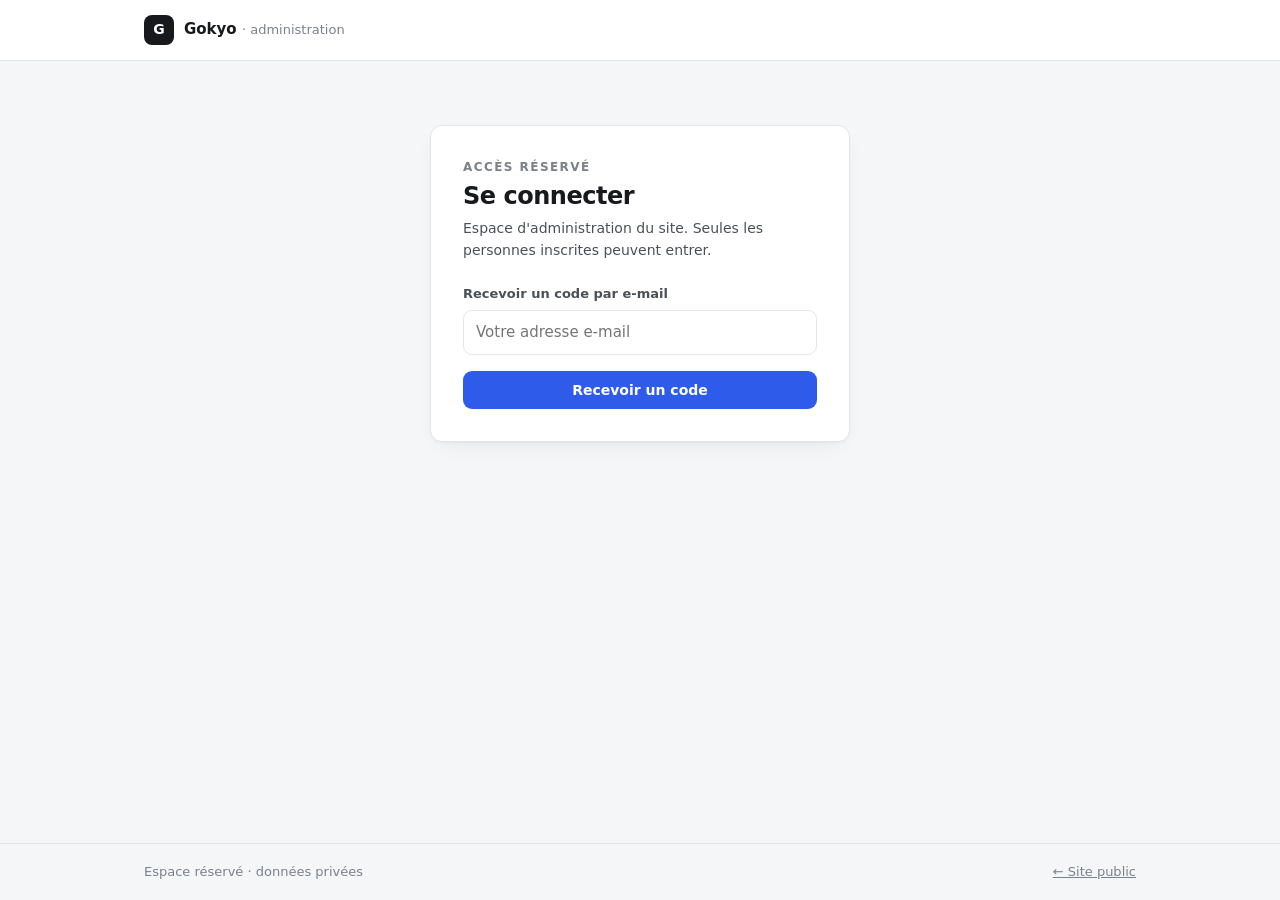
<file: espace/index.html>
<!doctype html>
<html lang="fr">
<head>
<meta charset="utf-8">
<meta name="viewport" content="width=device-width,initial-scale=1,viewport-fit=cover">
<meta name="robots" content="noindex,nofollow">
<title>Connexion</title>
<link rel="icon" href="data:,">
<link rel="stylesheet" href="espace.css?v=20261104a">
</head>
<body>
<div id="haut"></div>

<main>
  <div class="conteneur">
    <!-- Connexion -->
    <section class="carte connexion" id="connexion" aria-labelledby="titre-connexion" hidden>
      <div class="surtitre">Accès réservé</div>
      <h1 id="titre-connexion">Se connecter</h1>
      <p class="chapeau">Espace d'administration du site. Seules les personnes inscrites peuvent entrer.</p>
      <p class="message erreur" id="msg-erreur" role="alert" hidden></p>
      <p class="message info" id="msg-info" role="status" hidden></p>

      <div id="bloc-google" hidden>
        <div id="g-btn"></div>
        <div class="ou">ou</div>
      </div>

      <form id="f-email" novalidate>
        <label class="champ"><span>Recevoir un code par e-mail</span>
          <input type="email" id="in-email" autocomplete="email" placeholder="Votre adresse e-mail" required></label>
        <button class="btn btn-principal btn-large" type="submit" id="btn-code">Recevoir un code</button>
      </form>

      <form id="f-code" novalidate hidden>
        <label class="champ"><span>Code reçu par e-mail</span>
          <input type="text" id="in-code" class="code" inputmode="numeric" autocomplete="one-time-code" maxlength="6" placeholder="••••••" required></label>
        <button class="btn btn-principal btn-large" type="submit" id="btn-verif">Se connecter</button>
        <p class="petit">Code valable 10 minutes. Pensez aux courriers indésirables. <button type="button" class="lien" id="btn-retour">Changer d'adresse</button></p>
      </form>
    </section>

    <!-- Accueil connecté -->
    <section id="accueil" hidden>
      <div class="tete">
        <div class="surtitre">Administration</div>
        <h1 id="bonjour">Bonjour.</h1>
        <p class="chapeau">Choisissez ce que vous souhaitez faire.</p>
      </div>
      <div class="tuiles" id="tuiles"></div>
    </section>
  </div>
</main>

<div id="bas"></div>
<script src="config.js"></script>
<script src="espace.js?v=20261104a"></script>
<script src="page-accueil.js?v=20261104a"></script>
</body>
</html>
</file>
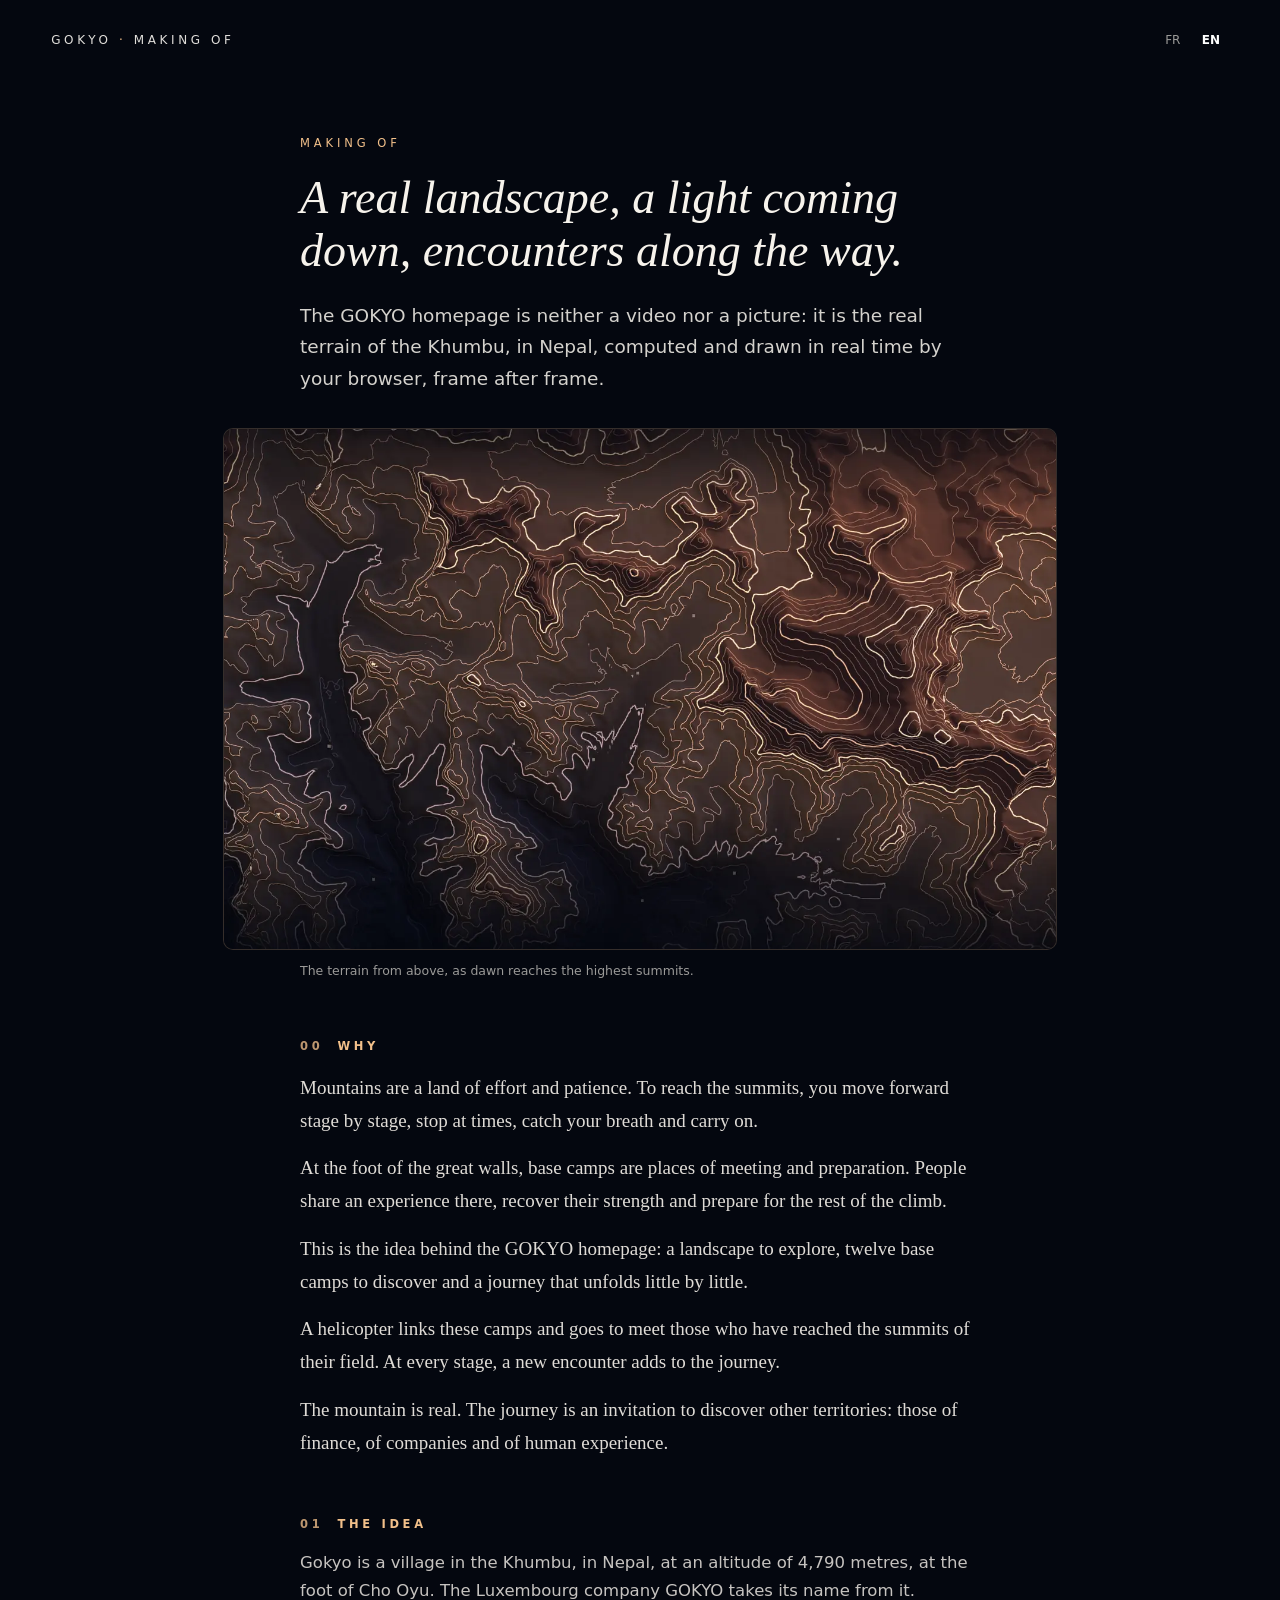
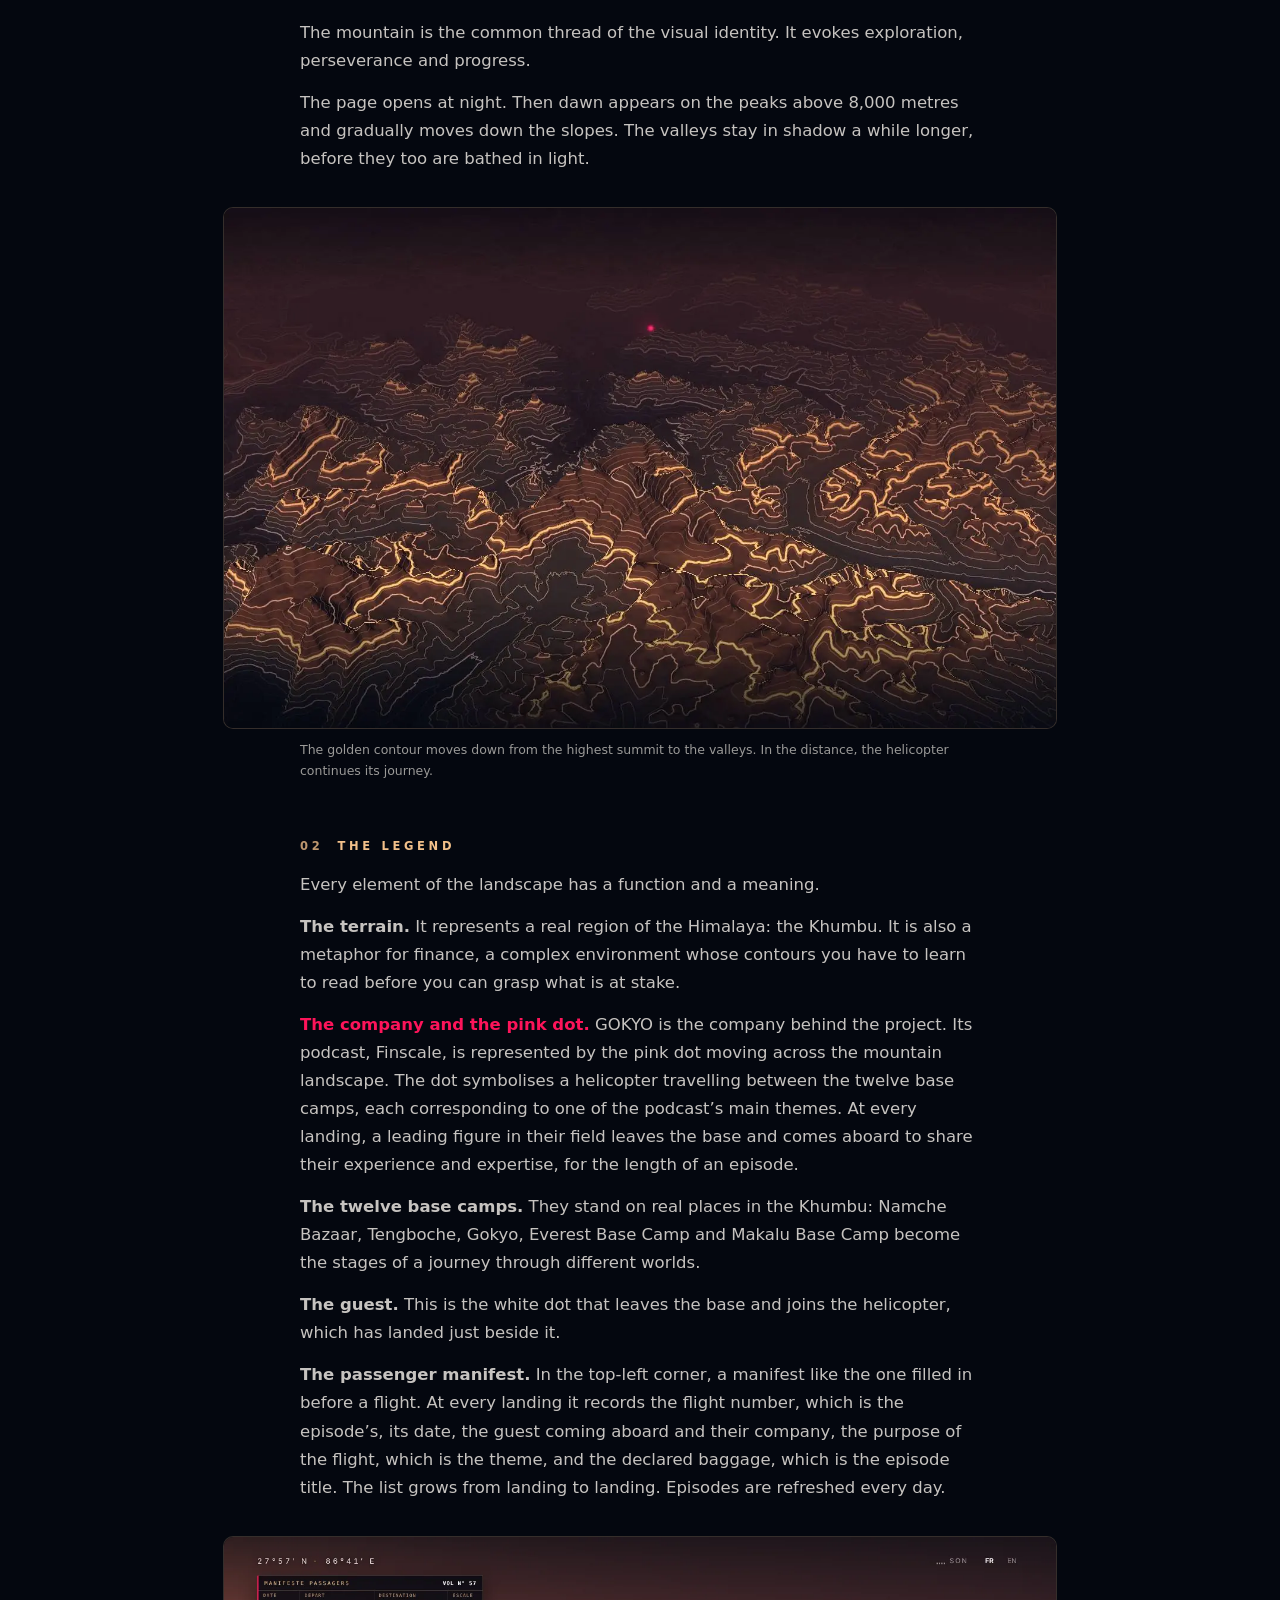
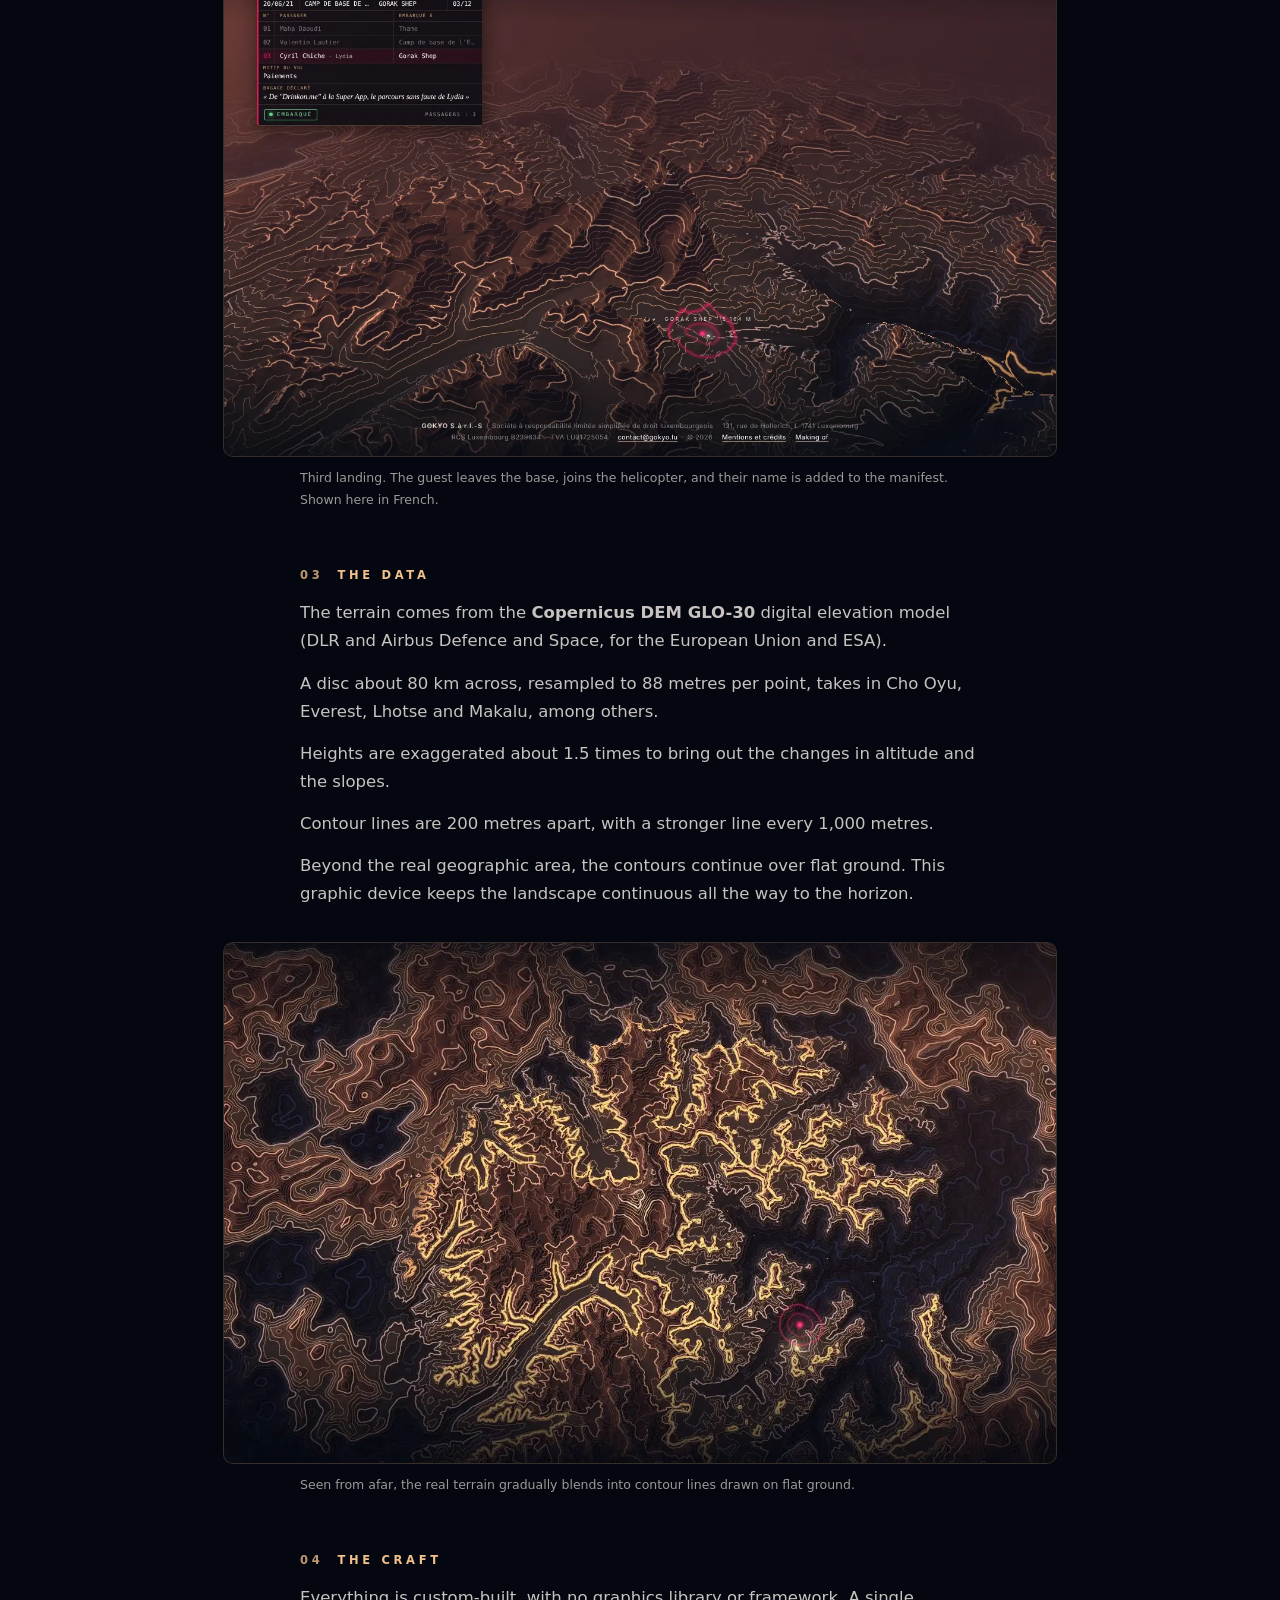
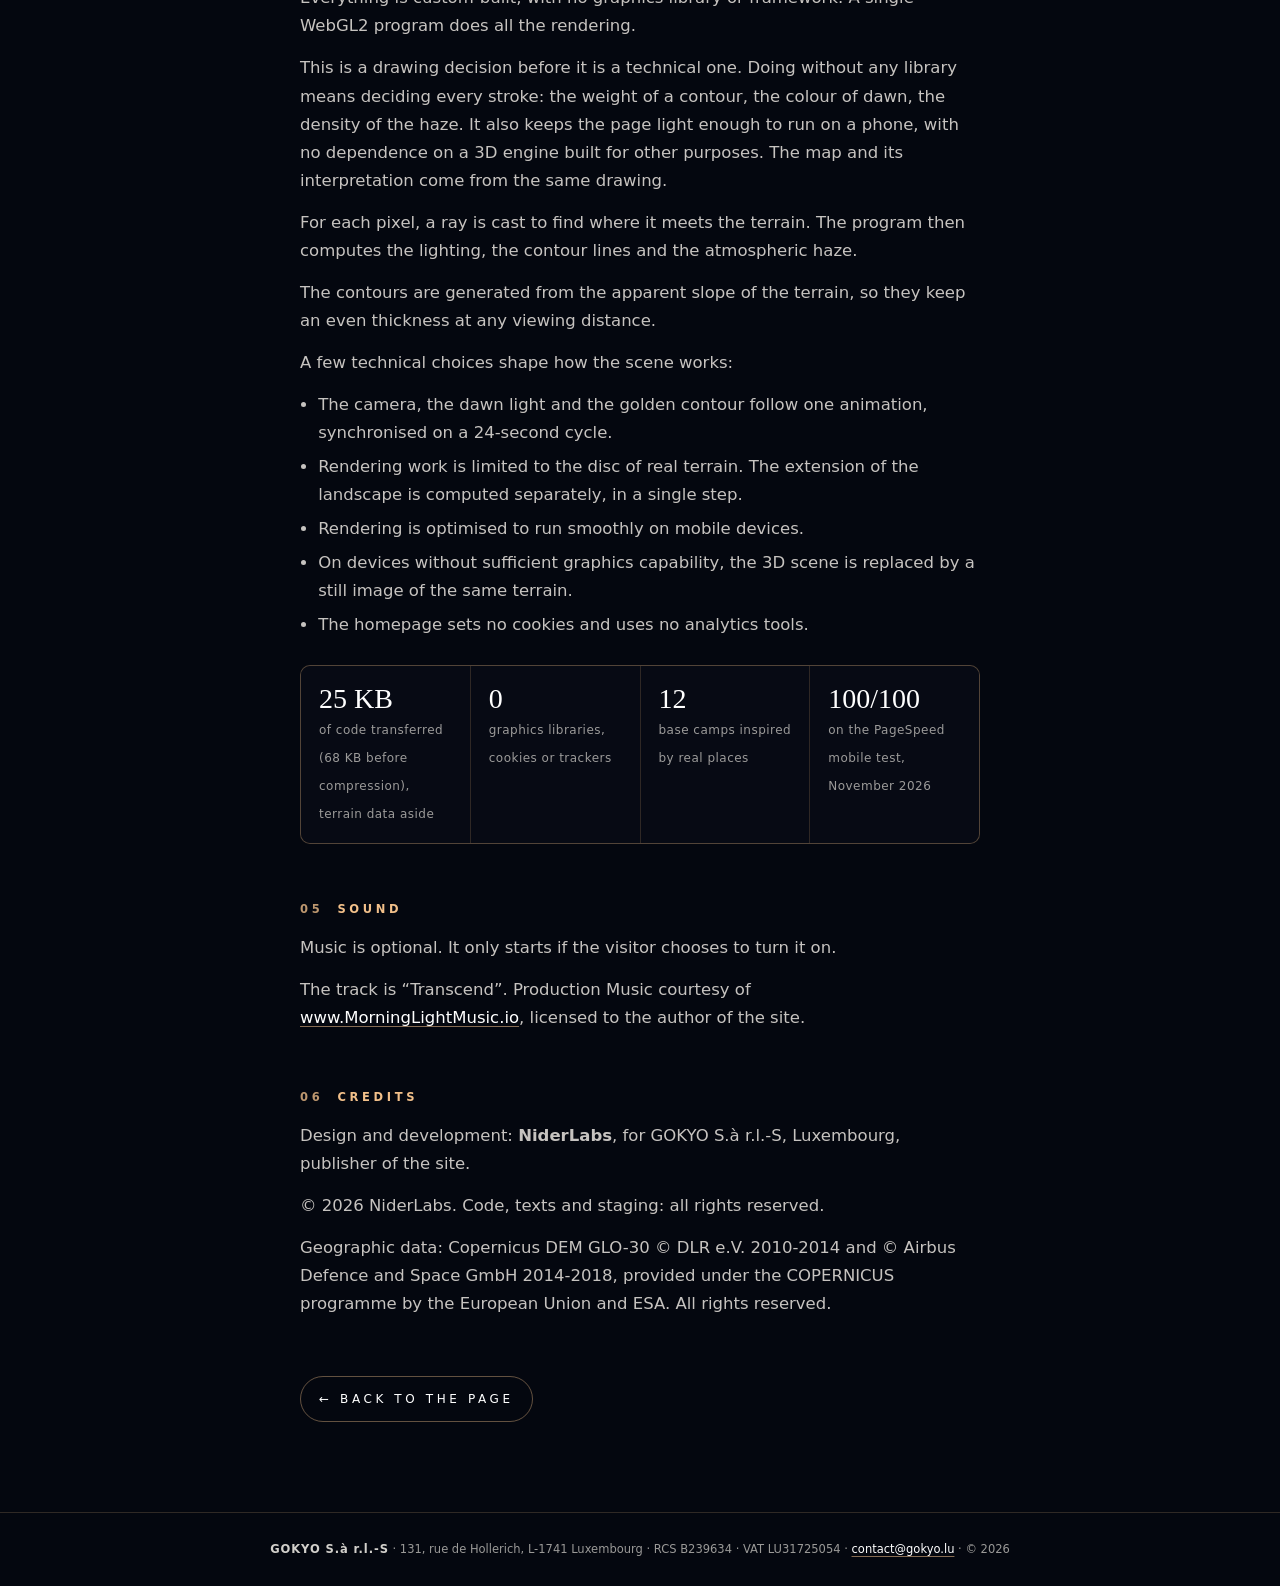
<file: making-of/index.html>
<!doctype html>
<!--
  GOKYO · Making of
  Conception et réalisation : NiderLabs — © 2026, tous droits réservés.
-->
<html lang="fr">
<head>
<meta charset="utf-8">
<meta name="viewport" content="width=device-width,initial-scale=1,viewport-fit=cover">
<title>GOKYO · Making of</title>
<meta name="description" content="How the GOKYO homepage was made: the real terrain of the Khumbu drawn live in WebGL, a golden contour at dawn, and a helicopter gathering voices across twelve bases.">
<meta name="theme-color" content="#04070F">
<meta property="og:type" content="article">
<meta property="og:site_name" content="Gokyo">
<meta property="og:title" content="GOKYO · Making of">
<meta property="og:url" content="https://gokyo.lu/making-of/">
<meta property="og:image" content="https://gokyo.lu/making-of/relief.jpg">
<meta name="twitter:card" content="summary_large_image">
<link rel="canonical" href="https://gokyo.lu/making-of/">
<link rel="icon" type="image/svg+xml" href="../assets/favicon.svg?v=20261122">
<link rel="apple-touch-icon" href="../assets/apple-touch-icon.png?v=20261122">
<style>
  :root{--or:#F2C08A;--rose:#FD145A;--doux:rgba(247,243,236,.62);--ligne:rgba(242,192,138,.18)}
  *{box-sizing:border-box;margin:0;padding:0}
  html{background:#04070F}
  body{font-family:system-ui,-apple-system,"Segoe UI",sans-serif;color:#F7F3EC;-webkit-font-smoothing:antialiased;line-height:1.7;font-size:16.5px}
  a{color:#fff;text-decoration:underline;text-decoration-color:rgba(242,192,138,.55);text-underline-offset:3px}
  [data-lang]{display:none}
  html[lang="fr"] [data-lang="fr"],html[lang="en"] [data-lang="en"]{display:revert}
  header{display:flex;justify-content:space-between;align-items:center;padding:22px clamp(18px,4vw,56px);font-size:12px;letter-spacing:.3em;text-transform:uppercase}
  header a{text-decoration:none;color:rgba(255,252,246,.88);display:inline-block;padding:8px 0}
  header a span{color:var(--or)}
  .langue{display:flex;gap:2px;letter-spacing:.18em}
  .langue button{background:none;border:0;color:var(--doux);cursor:pointer;padding:6px 8px;min-height:32px;min-width:36px;font:inherit;text-transform:uppercase}
  .langue button[aria-pressed="true"]{color:#fff;font-weight:600}
  main{max-width:760px;margin:0 auto;padding:6vh clamp(20px,5vw,40px) 10vh}
  .sur{font-size:11.5px;letter-spacing:.34em;text-transform:uppercase;color:var(--or);margin-bottom:18px}
  h1{font-family:Georgia,'Times New Roman',serif;font-weight:400;font-style:italic;font-size:clamp(30px,5vw,46px);line-height:1.15;margin-bottom:22px}
  .chapo{font-size:18.5px;color:rgba(247,243,236,.86);margin-bottom:8px}
  h2{font-size:11.5px;letter-spacing:.32em;text-transform:uppercase;color:var(--or);font-weight:600;margin:56px 0 14px;display:flex;gap:14px;align-items:center}
  h2 i{font-style:normal;color:rgba(242,192,138,.78);font-variant-numeric:tabular-nums}
  p{margin:0 0 14px;color:rgba(247,243,236,.8)}
  figure{margin:34px calc(-1 * clamp(0px,6vw,90px)) 8px}
  figure img{display:block;width:100%;height:auto;border-radius:10px;border:1px solid var(--ligne);background:#0b0d16}
  figcaption{font-size:12.5px;color:var(--doux);margin-top:10px;padding:0 clamp(0px,6vw,90px)}
  .chiffres{display:grid;grid-template-columns:repeat(auto-fit,minmax(150px,1fr));gap:1px;background:var(--ligne);border:1px solid var(--ligne);border-radius:10px;overflow:hidden;margin:26px 0 8px}
  .chiffres div{background:#070a14;padding:18px 18px 16px}
  .chiffres b{display:block;font-family:Georgia,serif;font-weight:400;font-size:28px;color:#fff;line-height:1.1}
  .chiffres span{font-size:12px;color:var(--doux);letter-spacing:.04em}
  ul{margin:0 0 14px 1.1em;color:rgba(247,243,236,.8)}
  li{margin-bottom:6px}
  .rose{color:var(--rose)}
  .dore{color:var(--or)}
  .pourquoi p{font-family:Georgia,'Times New Roman',serif;font-size:19px;line-height:1.75;color:rgba(247,243,236,.9)}
  .pourquoi .signe{font-style:italic;color:var(--or);text-align:right;margin-top:18px}
  .retour{display:inline-block;margin-top:44px;font-size:12px;letter-spacing:.3em;text-transform:uppercase;text-decoration:none;padding:12px 18px;border:1px solid rgba(242,192,138,.4);border-radius:999px}
  .retour:hover{border-color:var(--or)}
  footer{border-top:1px solid var(--ligne);padding:26px clamp(18px,4vw,56px) max(26px,env(safe-area-inset-bottom));font-size:11.5px;color:var(--doux);text-align:center;line-height:1.8}
  footer b{color:rgba(247,243,236,.85);font-weight:600;letter-spacing:.08em}
  footer a{display:inline-block;padding:6px 4px;margin:-6px -4px}
  :focus-visible{outline:2px solid var(--or);outline-offset:3px;border-radius:4px}
</style>
</head>
<body>
<header>
  <a href="../">GOKYO <span>·</span> Making of</a>
  <div class="langue" role="group" aria-label="Langue / Language">
    <button type="button" data-set="fr" aria-pressed="true">FR</button>
    <button type="button" data-set="en" aria-pressed="false">EN</button>
  </div>
</header>

<main>
  <!-- ===================== FRANÇAIS ===================== -->
  <div data-lang="fr">
    <p class="sur">Making of</p>
    <h1>Un territoire réel, une lumière qui descend, des rencontres en chemin.</h1>
    <p class="chapo">La page d’accueil de GOKYO n’est ni une vidéo ni une image : c’est le relief réel du Khumbu, au Népal, calculé et dessiné en temps réel par votre navigateur, à chaque image.</p>

    <figure><img src="courbes.webp" width="1400" height="875" alt="Le relief de la région de Gokyo vu du dessus, en courbes de niveau dorées" fetchpriority="high" decoding="async"><figcaption>Le relief vu du dessus, au moment où l’aube atteint les plus hauts sommets.</figcaption></figure>

    <h2><i>00</i> Pourquoi</h2>
    <div class="pourquoi">
      <p>La montagne est un territoire d’effort et de patience. Pour atteindre les sommets, il faut avancer étape après étape, s’arrêter parfois, reprendre son souffle et poursuivre son chemin.</p>
      <p>Au pied des grandes parois, les camps de base sont des lieux de rencontre et de préparation. On y partage une expérience, on y reprend des forces et on y prépare la suite de l’ascension.</p>
      <p>C’est cette idée qui a inspiré la page d’accueil de GOKYO : un paysage à explorer, douze camps de base à découvrir et un parcours qui se révèle progressivement.</p>
      <p>Un hélicoptère relie ces camps et part à la rencontre de celles et ceux qui ont atteint les sommets dans leur domaine. À chaque étape, une nouvelle rencontre vient enrichir le voyage.</p>
      <p>La montagne est réelle. Le parcours est une invitation à découvrir d’autres territoires : ceux de la finance, des entreprises et des expériences humaines.</p>
    </div>

    <h2><i>01</i> L’idée</h2>
    <p>Gokyo est un village du Khumbu, au Népal, situé à 4 790 mètres d’altitude, au pied du Cho Oyu. La société luxembourgeoise GOKYO lui a emprunté son nom.</p>
    <p>La montagne constitue le fil conducteur de l’identité visuelle. Elle évoque l’exploration, la persévérance et la progression.</p>
    <p>La page s’ouvre dans la nuit. Puis l’aube apparaît sur les sommets de plus de 8 000 mètres et descend progressivement le long des pentes. Les vallées restent encore dans l’ombre, avant d’être à leur tour baignées de lumière.</p>
    <figure><img src="relief.webp" width="1400" height="875" alt="Le massif en trois dimensions, la courbe dorée et l’hélicoptère rose au loin" loading="lazy" decoding="async"><figcaption>La courbe dorée descend du plus haut sommet vers les vallées. Au loin, l’hélicoptère poursuit son parcours.</figcaption></figure>

    <h2><i>02</i> La légende</h2>
    <p>Chaque élément du paysage a une fonction et une signification.</p>
    <p><strong>Le relief.</strong> Il représente une région réelle de l’Himalaya : le Khumbu. Il constitue aussi une métaphore de la finance, un environnement complexe dont il faut apprendre à lire les reliefs pour en comprendre les enjeux.</p>
    <p><strong class="rose">La compagnie et le point rose.</strong> GOKYO est la société à l’origine du projet. Son podcast, Finscale, est représenté par le point rose qui se déplace dans le paysage de montagne. Ce point symbolise un hélicoptère qui voyage entre les douze camps de base, chacun correspondant à l’un des grands thèmes du podcast. À chaque escale, une personnalité de premier plan dans son domaine quitte la base et monte à bord pour partager son expérience et son expertise, le temps d’un épisode.</p>
    <p><strong>Les douze camps de base.</strong> Ils sont posés sur des lieux réels du Khumbu : Namche Bazaar, Tengboche, Gokyo, le camp de base de l’Everest ou celui du Makalu deviennent les étapes d’un parcours à travers différents univers.</p>
    <p><strong>L’invité.</strong> C’est le point blanc qui sort de la base et rejoint l’hélicoptère, posé juste à côté.</p>
    <p><strong>Le manifeste passagers.</strong> En haut à gauche, un manifeste comme celui que l’on remplit avant un vol. À chaque escale s’y inscrivent le numéro du vol, qui est celui de l’épisode, sa date, l’invité qui embarque et sa société, le motif du vol, qui est le thème, et le bagage déclaré, qui est le titre de l’épisode. La liste s’allonge d’escale en escale. Les épisodes sont mis à jour chaque jour.</p>
    <figure><img src="escale.webp" width="1400" height="875" alt="Une escale : le point rose posé près d’une base, le point blanc qui le rejoint, et le manifeste passagers rempli en haut à gauche" loading="lazy" decoding="async"><figcaption>Troisième escale. L’invité quitte la base, rejoint l’hélicoptère, et son nom s’ajoute au manifeste.</figcaption></figure>

    <h2><i>03</i> Les données</h2>
    <p>Le relief provient du modèle numérique de terrain <strong>Copernicus DEM GLO-30</strong> (DLR et Airbus Defence and Space, pour l’Union européenne et l’ESA).</p>
    <p>Un disque d’environ 80 km de diamètre, ramené à une résolution de 88 mètres par point, englobe notamment le Cho Oyu, l’Everest, le Lhotse et le Makalu.</p>
    <p>La hauteur du relief est exagérée d’environ 1,5 fois afin de mieux faire ressortir les variations d’altitude et les pentes.</p>
    <p>Les courbes de niveau sont espacées de 200 mètres, avec un tracé renforcé tous les 1 000 mètres.</p>
    <p>Au-delà de la zone géographique réelle, les courbes se prolongent sur un sol plat. Cette représentation graphique permet de conserver la continuité du paysage jusqu’à l’horizon.</p>
    <figure><img src="disque.webp" width="1400" height="875" alt="Vue lointaine : le disque de relief réel et les courbes peintes qui continuent autour" loading="lazy" decoding="async"><figcaption>En s’éloignant, le relief réel se fond progressivement dans des courbes de niveau dessinées sur un sol plat.</figcaption></figure>

    <h2><i>04</i> La technique</h2>
    <p>Tout est écrit sur mesure, sans bibliothèque graphique ni framework. Un programme WebGL2 réalise l’ensemble du rendu.</p>
    <p>C’est un choix de dessin avant d’être un choix technique. Se passer de toute bibliothèque, c’est décider de chaque trait : l’épaisseur d’une courbe, la couleur de l’aube, la densité de la brume. C’est aussi ce qui garde la page légère et lui permet de tourner sur un téléphone, sans dépendre d’un moteur 3D conçu pour d’autres usages. La carte et son interprétation naissent ainsi du même dessin.</p>
    <p>Pour chaque pixel, un rayon est lancé afin de déterminer son intersection avec le relief. Le programme calcule ensuite l’éclairage, les courbes de niveau et la brume atmosphérique.</p>
    <p>Les courbes sont générées à partir de la pente apparente du terrain. Elles conservent ainsi une épaisseur régulière, quelle que soit la distance de visualisation.</p>
    <p>Quelques choix techniques structurent le fonctionnement de la scène :</p>
    <ul>
      <li>La caméra, la lumière de l’aube et la courbe dorée suivent une animation synchronisée sur un cycle de 24 secondes.</li>
      <li>Le calcul graphique est limité au disque de relief réel. Le prolongement du paysage est calculé séparément, en une seule étape.</li>
      <li>Le rendu est optimisé pour fonctionner de manière fluide sur les appareils mobiles.</li>
      <li>Sur les appareils ne disposant pas de capacités graphiques suffisantes, la scène 3D est remplacée par une image fixe du même relief.</li>
      <li>La page d’accueil ne dépose aucun cookie et n’utilise aucun outil de mesure d’audience.</li>
    </ul>
    <div class="chiffres">
      <div><b>25 Ko</b><span>de code transféré (68 Ko avant compression), hors données de relief</span></div>
      <div><b>0</b><span>bibliothèque graphique, cookie ou traceur</span></div>
      <div><b>12</b><span>camps de base inspirés de lieux réels</span></div>
      <div><b>100/100</b><span>au test PageSpeed mobile, novembre 2026</span></div>
    </div>

    <h2><i>05</i> Le son</h2>
    <p>La musique est facultative. Elle ne démarre que si le visiteur choisit de l’activer.</p>
    <p>Le morceau utilisé est « Transcend ». Production Music courtesy of <a href="https://www.morninglightmusic.io" target="_blank" rel="noopener">www.MorningLightMusic.io</a>, sous licence accordée à l’auteur du site.</p>

    <h2><i>06</i> Crédits</h2>
    <p>Conception et réalisation : <strong>NiderLabs</strong>, pour GOKYO S.à r.l.-S, Luxembourg, éditeur du site.</p>
    <p>© 2026 NiderLabs. Code, textes et mise en scène : tous droits réservés.</p>
    <p>Données géographiques : Copernicus DEM GLO-30 © DLR e.V. 2010-2014 et © Airbus Defence and Space GmbH 2014-2018, fournies dans le cadre du programme COPERNICUS par l’Union européenne et l’ESA. Tous droits réservés.</p>

    <a class="retour" href="../">← Retour à la page</a>
  </div>

  <!-- ===================== ENGLISH ===================== -->
  <div data-lang="en">
    <p class="sur">Making of</p>
    <h1>A real landscape, a light coming down, encounters along the way.</h1>
    <p class="chapo">The GOKYO homepage is neither a video nor a picture: it is the real terrain of the Khumbu, in Nepal, computed and drawn in real time by your browser, frame after frame.</p>

    <figure><img src="courbes.webp" width="1400" height="875" alt="The terrain of the Gokyo region seen from above, in golden contour lines" fetchpriority="high" decoding="async"><figcaption>The terrain from above, as dawn reaches the highest summits.</figcaption></figure>

    <h2><i>00</i> Why</h2>
    <div class="pourquoi">
      <p>Mountains are a land of effort and patience. To reach the summits, you move forward stage by stage, stop at times, catch your breath and carry on.</p>
      <p>At the foot of the great walls, base camps are places of meeting and preparation. People share an experience there, recover their strength and prepare for the rest of the climb.</p>
      <p>This is the idea behind the GOKYO homepage: a landscape to explore, twelve base camps to discover and a journey that unfolds little by little.</p>
      <p>A helicopter links these camps and goes to meet those who have reached the summits of their field. At every stage, a new encounter adds to the journey.</p>
      <p>The mountain is real. The journey is an invitation to discover other territories: those of finance, of companies and of human experience.</p>
    </div>

    <h2><i>01</i> The idea</h2>
    <p>Gokyo is a village in the Khumbu, in Nepal, at an altitude of 4,790 metres, at the foot of Cho Oyu. The Luxembourg company GOKYO takes its name from it.</p>
    <p>The mountain is the common thread of the visual identity. It evokes exploration, perseverance and progress.</p>
    <p>The page opens at night. Then dawn appears on the peaks above 8,000 metres and gradually moves down the slopes. The valleys stay in shadow a while longer, before they too are bathed in light.</p>
    <figure><img src="relief.webp" width="1400" height="875" alt="The massif in three dimensions, the golden contour and the pink helicopter in the distance" loading="lazy" decoding="async"><figcaption>The golden contour moves down from the highest summit to the valleys. In the distance, the helicopter continues its journey.</figcaption></figure>

    <h2><i>02</i> The legend</h2>
    <p>Every element of the landscape has a function and a meaning.</p>
    <p><strong>The terrain.</strong> It represents a real region of the Himalaya: the Khumbu. It is also a metaphor for finance, a complex environment whose contours you have to learn to read before you can grasp what is at stake.</p>
    <p><strong class="rose">The company and the pink dot.</strong> GOKYO is the company behind the project. Its podcast, Finscale, is represented by the pink dot moving across the mountain landscape. The dot symbolises a helicopter travelling between the twelve base camps, each corresponding to one of the podcast’s main themes. At every landing, a leading figure in their field leaves the base and comes aboard to share their experience and expertise, for the length of an episode.</p>
    <p><strong>The twelve base camps.</strong> They stand on real places in the Khumbu: Namche Bazaar, Tengboche, Gokyo, Everest Base Camp and Makalu Base Camp become the stages of a journey through different worlds.</p>
    <p><strong>The guest.</strong> This is the white dot that leaves the base and joins the helicopter, which has landed just beside it.</p>
    <p><strong>The passenger manifest.</strong> In the top-left corner, a manifest like the one filled in before a flight. At every landing it records the flight number, which is the episode’s, its date, the guest coming aboard and their company, the purpose of the flight, which is the theme, and the declared baggage, which is the episode title. The list grows from landing to landing. Episodes are refreshed every day.</p>
    <figure><img src="escale.webp" width="1400" height="875" alt="A landing: the pink dot on the ground near a base, the white dot joining it, and the passenger manifest filled in at the top left" loading="lazy" decoding="async"><figcaption>Third landing. The guest leaves the base, joins the helicopter, and their name is added to the manifest. Shown here in French.</figcaption></figure>

    <h2><i>03</i> The data</h2>
    <p>The terrain comes from the <strong>Copernicus DEM GLO-30</strong> digital elevation model (DLR and Airbus Defence and Space, for the European Union and ESA).</p>
    <p>A disc about 80 km across, resampled to 88 metres per point, takes in Cho Oyu, Everest, Lhotse and Makalu, among others.</p>
    <p>Heights are exaggerated about 1.5 times to bring out the changes in altitude and the slopes.</p>
    <p>Contour lines are 200 metres apart, with a stronger line every 1,000 metres.</p>
    <p>Beyond the real geographic area, the contours continue over flat ground. This graphic device keeps the landscape continuous all the way to the horizon.</p>
    <figure><img src="disque.webp" width="1400" height="875" alt="Distant view: the disc of real terrain and the painted contours continuing around it" loading="lazy" decoding="async"><figcaption>Seen from afar, the real terrain gradually blends into contour lines drawn on flat ground.</figcaption></figure>

    <h2><i>04</i> The craft</h2>
    <p>Everything is custom-built, with no graphics library or framework. A single WebGL2 program does all the rendering.</p>
    <p>This is a drawing decision before it is a technical one. Doing without any library means deciding every stroke: the weight of a contour, the colour of dawn, the density of the haze. It also keeps the page light enough to run on a phone, with no dependence on a 3D engine built for other purposes. The map and its interpretation come from the same drawing.</p>
    <p>For each pixel, a ray is cast to find where it meets the terrain. The program then computes the lighting, the contour lines and the atmospheric haze.</p>
    <p>The contours are generated from the apparent slope of the terrain, so they keep an even thickness at any viewing distance.</p>
    <p>A few technical choices shape how the scene works:</p>
    <ul>
      <li>The camera, the dawn light and the golden contour follow one animation, synchronised on a 24-second cycle.</li>
      <li>Rendering work is limited to the disc of real terrain. The extension of the landscape is computed separately, in a single step.</li>
      <li>Rendering is optimised to run smoothly on mobile devices.</li>
      <li>On devices without sufficient graphics capability, the 3D scene is replaced by a still image of the same terrain.</li>
      <li>The homepage sets no cookies and uses no analytics tools.</li>
    </ul>
    <div class="chiffres">
      <div><b>25 KB</b><span>of code transferred (68 KB before compression), terrain data aside</span></div>
      <div><b>0</b><span>graphics libraries, cookies or trackers</span></div>
      <div><b>12</b><span>base camps inspired by real places</span></div>
      <div><b>100/100</b><span>on the PageSpeed mobile test, November 2026</span></div>
    </div>

    <h2><i>05</i> Sound</h2>
    <p>Music is optional. It only starts if the visitor chooses to turn it on.</p>
    <p>The track is “Transcend”. Production Music courtesy of <a href="https://www.morninglightmusic.io" target="_blank" rel="noopener">www.MorningLightMusic.io</a>, licensed to the author of the site.</p>

    <h2><i>06</i> Credits</h2>
    <p>Design and development: <strong>NiderLabs</strong>, for GOKYO S.à r.l.-S, Luxembourg, publisher of the site.</p>
    <p>© 2026 NiderLabs. Code, texts and staging: all rights reserved.</p>
    <p>Geographic data: Copernicus DEM GLO-30 © DLR e.V. 2010-2014 and © Airbus Defence and Space GmbH 2014-2018, provided under the COPERNICUS programme by the European Union and ESA. All rights reserved.</p>

    <a class="retour" href="../">← Back to the page</a>
  </div>
</main>

<footer>
  <b>GOKYO S.à r.l.-S</b> · 131, rue de Hollerich, L-1741 Luxembourg · RCS B239634 · <span data-lang="fr">TVA</span><span data-lang="en">VAT</span> LU31725054 · <a href="mailto:contact@gokyo.lu">contact@gokyo.lu</a> · © 2026
</footer>

<script>
(function(){
  var html=document.documentElement, btns=document.querySelectorAll('[data-set]');
  function set(l){ html.lang=l; document.title=(l==='en'?'GOKYO · Making of':'GOKYO · Making of'); for(var i=0;i<btns.length;i++){ btns[i].setAttribute('aria-pressed', String(btns[i].getAttribute('data-set')===l)); } try{ localStorage.setItem('lang',l); }catch(e){} }
  var l=null; try{ l=localStorage.getItem('lang'); }catch(e){}
  if(l!=='fr'&&l!=='en'){ l=((navigator.language||'fr').slice(0,2).toLowerCase()==='fr')?'fr':'en'; }
  set(l);
  for(var b=0;b<btns.length;b++){ btns[b].addEventListener('click',function(){ set(this.getAttribute('data-set')); }); }
})();
</script>
</body>
</html>
</file>
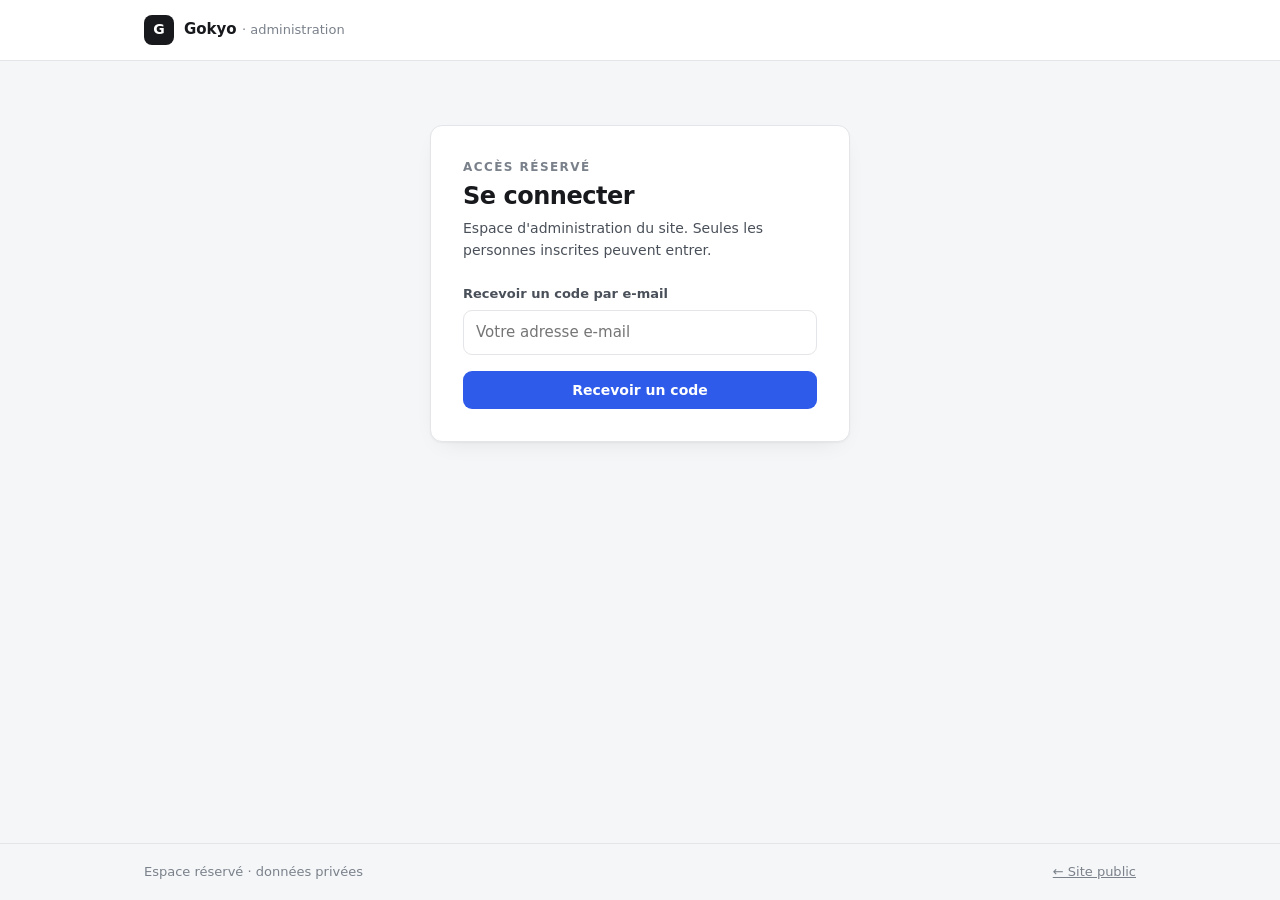
<file: espace/admin/index.html>
<!doctype html>
<html lang="fr">
<head>
<meta charset="utf-8">
<meta name="viewport" content="width=device-width,initial-scale=1,viewport-fit=cover">
<meta name="robots" content="noindex,nofollow">
<title>Actualités</title>
<link rel="icon" href="data:,">
<link rel="stylesheet" href="../espace.css?v=20261104a">
</head>
<body>
<div id="haut"></div>
<main>
  <div class="conteneur">
    <!-- Sans droit -->
    <div class="carte avis" id="sans-droit" hidden>
      <strong>Accès réservé.</strong>
      <span id="sans-droit-texte">Votre accès ne comprend pas la publication des actualités.</span>
      <p><a class="btn btn-discret btn-petit" href="../">← Retour à l'espace</a></p>
    </div>

    <!-- Liste des articles -->
    <section id="vue-liste" hidden>
      <div class="tete">
        <div class="surtitre">Publication</div>
        <h1>Actualités</h1>
        <p class="chapeau">Les articles publiés ici apparaissent sur la page d'accueil du site, du plus récent au plus ancien. Chaque publication est enregistrée dans l'historique du dépôt GitHub, à votre nom.</p>
      </div>
      <div class="sous-tete"><h2 id="compte">Articles</h2><button class="btn btn-principal btn-petit" type="button" id="btn-nouveau">+ Nouvel article</button></div>
      <p class="message erreur" id="liste-err" role="alert" hidden></p>
      <div class="carte" id="liste"><div class="avis">Chargement…</div></div>
    </section>

    <!-- Rédaction -->
    <section id="vue-edition" hidden>
      <div class="tete">
        <div class="surtitre"><button type="button" class="lien" id="btn-retour">← Tous les articles</button></div>
        <h1 id="titre-edition">Nouvel article</h1>
      </div>
      <form class="carte dialogue" id="f-article" novalidate>
        <div class="deux">
          <label class="champ"><span>Titre</span><input type="text" id="a-titre" maxlength="300" required autocomplete="off"></label>
          <label class="champ"><span>Date</span><input type="date" id="a-date" required></label>
        </div>
        <label class="champ"><span>Texte</span><textarea id="a-texte" maxlength="50000" placeholder="Une ligne vide sépare deux paragraphes."></textarea></label>
        <div class="champ"><span>Image (facultative)</span>
          <input type="file" id="a-image" accept="image/jpeg,image/png,image/webp">
          <div class="apercu" id="apercu" hidden><img id="apercu-img" alt=""><button type="button" class="btn btn-danger btn-petit" id="btn-sans-image">Retirer l'image</button></div>
        </div>
        <p class="aide">L'image est réduite à 1600 pixels de large et enregistrée en JPEG avant l'envoi.</p>
        <p class="message erreur" id="a-err" role="alert" hidden></p>
        <div class="actions">
          <button type="button" class="btn btn-danger" id="btn-supprimer" hidden>Supprimer l'article</button>
          <div class="droite"><button type="button" class="btn btn-discret" id="btn-annuler">Annuler</button><button type="submit" class="btn btn-principal" id="btn-publier">Publier</button></div>
        </div>
      </form>
    </section>
  </div>
</main>
<div id="bas"></div>
<script src="../config.js"></script>
<script src="../espace.js?v=20261104a"></script>
<script src="admin.js?v=20261104a"></script>
</body>
</html>
</file>
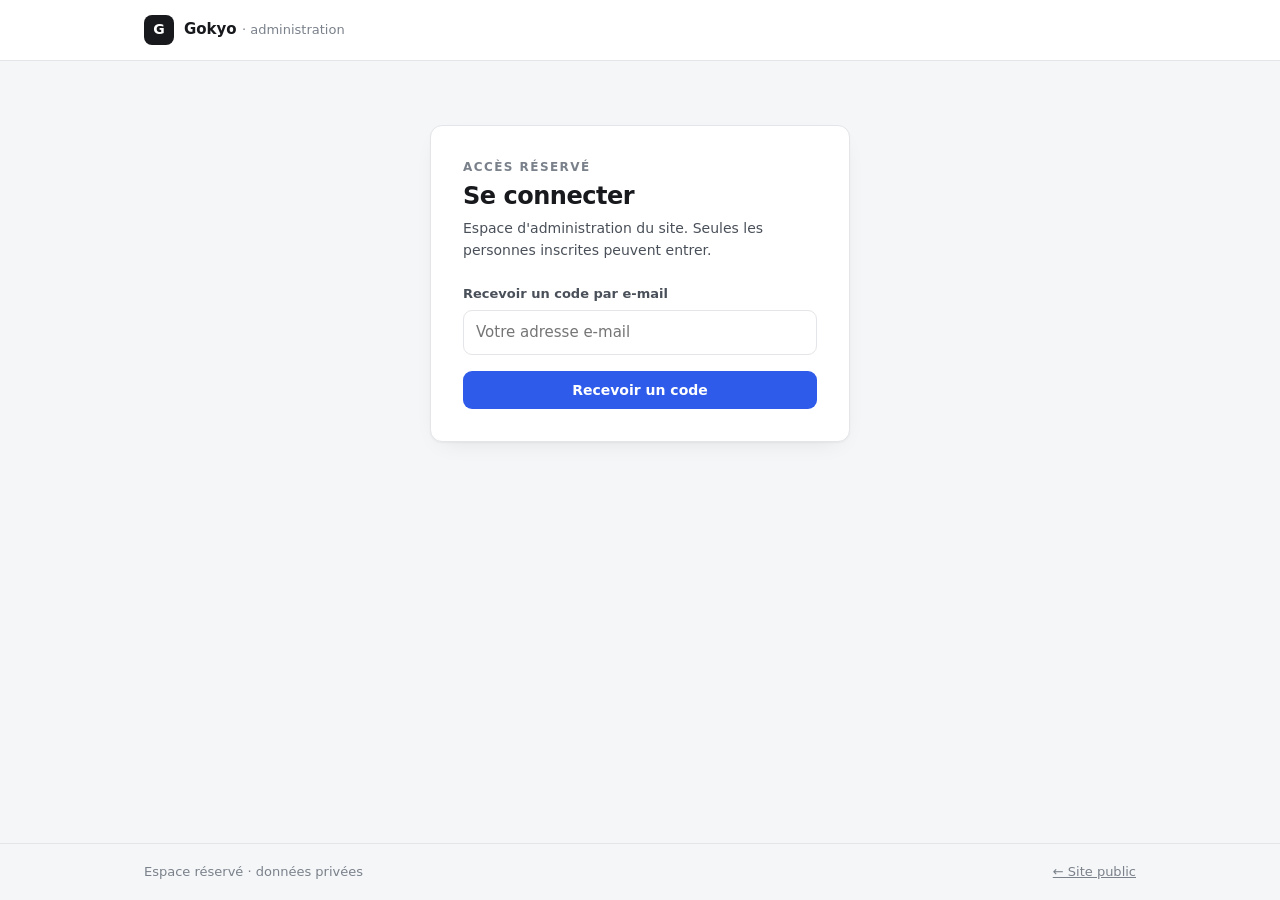
<file: espace/acces.html>
<!doctype html>
<html lang="fr">
<head>
<meta charset="utf-8">
<meta name="viewport" content="width=device-width,initial-scale=1,viewport-fit=cover">
<meta name="robots" content="noindex,nofollow">
<title>Accès</title>
<link rel="icon" href="data:,">
<link rel="stylesheet" href="espace.css?v=20261104a">
</head>
<body>
<div id="haut"></div>
<main>
  <div class="conteneur">
    <div class="tete">
      <div class="surtitre">Gestion</div>
      <h1>Qui peut faire quoi</h1>
      <p class="chapeau">Inscrivez une personne avec son adresse e-mail (ou plusieurs), puis cochez ses droits. Les changements s'appliquent dès sa prochaine action.
        <b>Admin</b> : tout, y compris cette page. <b>Actualités</b> : rédiger et publier les articles.</p>
    </div>

    <div class="sous-tete"><h2>Personnes inscrites</h2><button class="btn btn-principal btn-petit" type="button" id="btn-ajouter">+ Ajouter une personne</button></div>
    <div class="carte" id="liste"><div class="avis">Chargement…</div></div>

    <div class="sous-tete"><h2>Journal</h2><span class="secondaire">Connexions, refus, droits et publications</span></div>
    <div class="carte"><ul class="journal" id="journal"></ul></div>
  </div>
</main>
<div id="bas"></div>

<dialog id="dlg" aria-labelledby="dlg-titre">
  <form class="dialogue" id="f" method="dialog">
    <h2 id="dlg-titre">Ajouter une personne</h2>
    <label class="champ"><span>Prénom et nom</span><input type="text" id="p-nom" maxlength="80" required autocomplete="off"></label>
    <label class="champ"><span>Adresse(s) e-mail</span><input type="text" id="p-email" maxlength="400" required autocomplete="off" placeholder="Séparées par une virgule"></label>
    <p class="aide">La personne pourra se connecter avec n'importe laquelle de ces adresses (cinq au plus).</p>
    <div class="champ"><span>Droits</span>
      <div class="cases">
        <label><input type="checkbox" id="p-admin"> Admin</label>
        <label><input type="checkbox" id="p-actus"> Actualités</label>
        <label><input type="checkbox" id="p-actif" checked> Accès actif</label>
      </div>
    </div>
    <label class="champ"><span>Note (facultatif)</span><input type="text" id="p-note" maxlength="200" autocomplete="off"></label>
    <p class="message erreur" id="p-err" role="alert" hidden></p>
    <div class="actions">
      <div class="rangee">
        <button type="button" class="btn btn-discret btn-petit" id="p-deco" title="Ferme ses sessions sur tous ses appareils, sans changer ses droits">Déconnecter partout</button>
        <button type="button" class="btn btn-danger btn-petit" id="p-suppr">Supprimer</button>
      </div>
      <div class="droite"><button type="button" class="btn btn-discret" id="p-annuler">Annuler</button><button type="submit" class="btn btn-principal">Enregistrer</button></div>
    </div>
  </form>
</dialog>

<script src="config.js"></script>
<script src="espace.js?v=20261104a"></script>
<script src="page-acces.js?v=20261104a"></script>
</body>
</html>
</file>
<file: espace/espace.css>
/* Espace d'administration — styles communs (connexion, accueil, accès, admin des actualités).
   Polices système, aucune ressource externe. */
:root {
  --accent: #2f5bea;
  --accent-doux: #e9eefd;
  --danger: #c4321f;
  --danger-doux: #fcebe8;
  --ok: #1f7a4a;
  --fond: #f5f6f7;
  --surface: #ffffff;
  --encre: #17191c;
  --encre-2: #4a5059;
  --encre-3: #7a818b;
  --trait: #e3e5e8;
  --rayon: 12px;
  --ombre: 0 1px 2px rgba(16, 20, 28, .04), 0 8px 24px -12px rgba(16, 20, 28, .12);
  --police: system-ui, -apple-system, "Segoe UI", Roboto, "Helvetica Neue", Arial, "Noto Sans", sans-serif;
  --police-mono: ui-monospace, SFMono-Regular, Menlo, Consolas, "Liberation Mono", monospace;
  color-scheme: light dark;
}
@media (prefers-color-scheme: dark) {
  :root {
    --accent: #7d9bff; --accent-doux: #1c2440; --danger: #ff7a66; --danger-doux: #3a1d19; --ok: #5fd39a;
    --fond: #0f1012; --surface: #17181b; --encre: #eceef1; --encre-2: #b4b9c1; --encre-3: #868c95; --trait: #2a2c31;
    --ombre: 0 1px 2px rgba(0, 0, 0, .3), 0 8px 24px -12px rgba(0, 0, 0, .5);
  }
}
*, *::before, *::after { box-sizing: border-box; }
html { -webkit-text-size-adjust: 100%; }
body { margin: 0; min-height: 100vh; display: flex; flex-direction: column; background: var(--fond); color: var(--encre); font: 15px/1.55 var(--police); -webkit-font-smoothing: antialiased; }
a { color: var(--accent); }
[hidden] { display: none !important; }
.conteneur { width: 100%; max-width: 1040px; margin: 0 auto; padding: 0 24px; }
main { flex: 1; padding: 40px 0 64px; }

/* Barre du haut */
.barre-haut { background: var(--surface); border-bottom: 1px solid var(--trait); }
.barre-haut .conteneur { display: flex; align-items: center; gap: 18px; min-height: 60px; flex-wrap: wrap; }
.marque { display: inline-flex; align-items: center; gap: 10px; color: var(--encre); text-decoration: none; font-weight: 650; }
.monogramme { width: 30px; height: 30px; border-radius: 8px; display: grid; place-items: center; background: var(--encre); color: var(--surface); font-size: 14px; font-weight: 700; }
.marque small { font-weight: 500; color: var(--encre-3); font-size: 13px; }
.nav { display: flex; gap: 4px; margin-left: 8px; }
.nav a { padding: 7px 12px; border-radius: 8px; color: var(--encre-2); text-decoration: none; font-weight: 550; font-size: 14px; }
.nav a:hover { background: var(--fond); color: var(--encre); }
.nav a.actif { background: var(--accent-doux); color: var(--accent); }
.utilisateur { margin-left: auto; display: flex; align-items: center; gap: 12px; color: var(--encre-2); font-size: 14px; }

/* Titres */
.tete { margin-bottom: 28px; }
.surtitre { font-size: 12px; text-transform: uppercase; letter-spacing: .12em; color: var(--encre-3); font-weight: 650; }
h1 { font-size: 30px; line-height: 1.15; letter-spacing: -.02em; margin: 6px 0 8px; }
.chapeau { color: var(--encre-2); margin: 0; max-width: 46em; }
h2 { font-size: 18px; margin: 0; letter-spacing: -.01em; }
.sous-tete { display: flex; align-items: center; justify-content: space-between; gap: 12px; margin: 32px 0 14px; flex-wrap: wrap; }

/* Cartes et tuiles */
.carte { background: var(--surface); border: 1px solid var(--trait); border-radius: var(--rayon); box-shadow: var(--ombre); }
.tuiles { display: grid; grid-template-columns: repeat(auto-fill, minmax(260px, 1fr)); gap: 16px; }
.tuile { display: flex; flex-direction: column; gap: 6px; padding: 22px; text-decoration: none; color: var(--encre); transition: border-color .15s, transform .15s; }
.tuile:hover { border-color: var(--accent); transform: translateY(-1px); }
.tuile h2 { font-size: 17px; }
.tuile p { margin: 0; color: var(--encre-2); font-size: 14px; flex: 1; }
.tuile .aller { color: var(--accent); font-weight: 600; font-size: 14px; margin-top: 8px; }
.avis { padding: 22px; color: var(--encre-2); }
.avis strong { display: block; color: var(--encre); margin-bottom: 4px; }

/* Connexion */
.connexion { max-width: 420px; margin: 24px auto 0; padding: 32px; }
.connexion h1 { font-size: 24px; }
.connexion .chapeau { margin-bottom: 22px; font-size: 14px; }
#g-btn { min-height: 44px; display: flex; justify-content: center; }
.ou { display: flex; align-items: center; gap: 12px; color: var(--encre-3); font-size: 13px; margin: 18px 0; }
.ou::before, .ou::after { content: ""; flex: 1; height: 1px; background: var(--trait); }
.petit { font-size: 13px; color: var(--encre-3); margin: 10px 0 0; }

/* Formulaires */
.champ { display: flex; flex-direction: column; gap: 6px; margin-bottom: 16px; }
.champ > span { font-size: 13px; font-weight: 600; color: var(--encre-2); }
input[type=text], input[type=email], input[type=date], textarea, select {
  width: 100%; font: inherit; color: var(--encre); background: var(--surface); border: 1px solid var(--trait); border-radius: 9px; padding: 10px 12px;
}
textarea { min-height: 220px; resize: vertical; line-height: 1.6; }
input:focus, textarea:focus, select:focus, button:focus-visible, a:focus-visible { outline: 2px solid var(--accent); outline-offset: 1px; border-color: transparent; }
input.code { font: 600 22px/1 var(--police-mono); letter-spacing: .4em; text-align: center; }
.cases { display: flex; flex-wrap: wrap; gap: 10px 22px; }
.cases label { display: inline-flex; align-items: center; gap: 8px; font-size: 14px; }
.aide { font-size: 13px; color: var(--encre-3); margin: -8px 0 16px; }
.deux { display: grid; grid-template-columns: 1fr 1fr; gap: 0 16px; }

/* Boutons */
.btn { display: inline-flex; align-items: center; justify-content: center; gap: 6px; font: 600 14px/1 var(--police); padding: 11px 16px; border-radius: 9px; border: 1px solid transparent; cursor: pointer; text-decoration: none; }
.btn-principal { background: var(--accent); color: #fff; }
.btn-principal:hover { filter: brightness(1.07); }
.btn-discret { background: var(--surface); color: var(--encre); border-color: var(--trait); }
.btn-discret:hover { border-color: var(--encre-3); }
.btn-danger { background: transparent; color: var(--danger); border-color: transparent; padding-left: 0; padding-right: 0; }
.btn-petit { padding: 7px 11px; font-size: 13px; }
.btn-large { width: 100%; }
.btn[disabled] { opacity: .55; cursor: progress; }
.lien { background: none; border: 0; padding: 0; color: var(--accent); font: inherit; cursor: pointer; text-decoration: underline; text-underline-offset: 3px; }
.rangee { display: flex; align-items: center; gap: 12px; flex-wrap: wrap; }

/* Messages */
.message { padding: 11px 14px; border-radius: 9px; font-size: 14px; margin: 0 0 16px; }
.message.erreur { background: var(--danger-doux); color: var(--danger); }
.message.info { background: var(--accent-doux); color: var(--accent); }

/* Tableaux */
.defile { overflow-x: auto; }
table.liste { width: 100%; border-collapse: collapse; font-size: 14px; }
.liste th { text-align: left; font-size: 12px; text-transform: uppercase; letter-spacing: .08em; color: var(--encre-3); font-weight: 650; padding: 12px 16px; border-bottom: 1px solid var(--trait); white-space: nowrap; }
.liste td { padding: 14px 16px; border-bottom: 1px solid var(--trait); vertical-align: top; }
.liste tr:last-child td { border-bottom: 0; }
.liste .c { text-align: center; }
.liste th.col-vignette { width: 88px; }
.liste .d { text-align: right; white-space: nowrap; }
.liste tr.inactif td { opacity: .55; }
.nom { font-weight: 600; }
.secondaire { color: var(--encre-3); font-size: 13px; }
.oui { color: var(--ok); font-weight: 700; }
.non { color: var(--encre-3); }
.pastille { display: inline-block; padding: 2px 8px; border-radius: 999px; background: var(--accent-doux); color: var(--accent); font-size: 12px; font-weight: 600; vertical-align: 1px; }
.vignette { width: 64px; height: 44px; border-radius: 6px; object-fit: cover; background: var(--trait); display: block; }

/* Journal */
.journal { list-style: none; margin: 0; padding: 6px 0; font-size: 13.5px; }
.journal li { display: flex; gap: 16px; padding: 9px 18px; }
.journal li + li { border-top: 1px solid var(--trait); }
.journal .quand { color: var(--encre-3); font-family: var(--police-mono); font-size: 12.5px; white-space: nowrap; min-width: 108px; }

/* Fenêtre de dialogue */
dialog { border: 0; padding: 0; border-radius: 16px; background: var(--surface); color: var(--encre); width: min(560px, calc(100vw - 32px)); box-shadow: 0 30px 80px -20px rgba(0, 0, 0, .35); }
dialog::backdrop { background: rgba(15, 17, 20, .45); }
.dialogue { padding: 26px; }
.dialogue h2 { margin-bottom: 18px; }
.actions { display: flex; justify-content: space-between; align-items: flex-end; gap: 12px; margin-top: 8px; flex-wrap: wrap; }
.actions .droite { display: flex; gap: 10px; margin-left: auto; }

/* Image de l'article */
.apercu { display: flex; align-items: center; gap: 14px; margin-top: 4px; }
.apercu img { width: 120px; height: 80px; object-fit: cover; border-radius: 8px; background: var(--trait); }

/* Pied et notification */
.pied { color: var(--encre-3); font-size: 13px; border-top: 1px solid var(--trait); }
.pied .conteneur { display: flex; justify-content: space-between; gap: 12px; flex-wrap: wrap; padding-top: 18px; padding-bottom: 18px; }
.pied a { color: inherit; }
.toast { position: fixed; left: 50%; bottom: 24px; transform: translate(-50%, 20px); background: var(--encre); color: var(--surface); padding: 11px 18px; border-radius: 10px; font-size: 14px; opacity: 0; pointer-events: none; transition: opacity .2s, transform .2s; z-index: 50; }
.toast.visible { opacity: 1; transform: translate(-50%, 0); }

@media (max-width: 640px) {
  main { padding: 28px 0 48px; }
  .conteneur { padding: 0 16px; }
  .nav { order: 3; width: 100%; margin: 0 0 8px; overflow-x: auto; }
  .marque small { display: none; }
  .deux { grid-template-columns: 1fr; }
  .connexion { padding: 24px; }
  .liste th, .liste td { padding: 12px 10px; }
}
</file>
